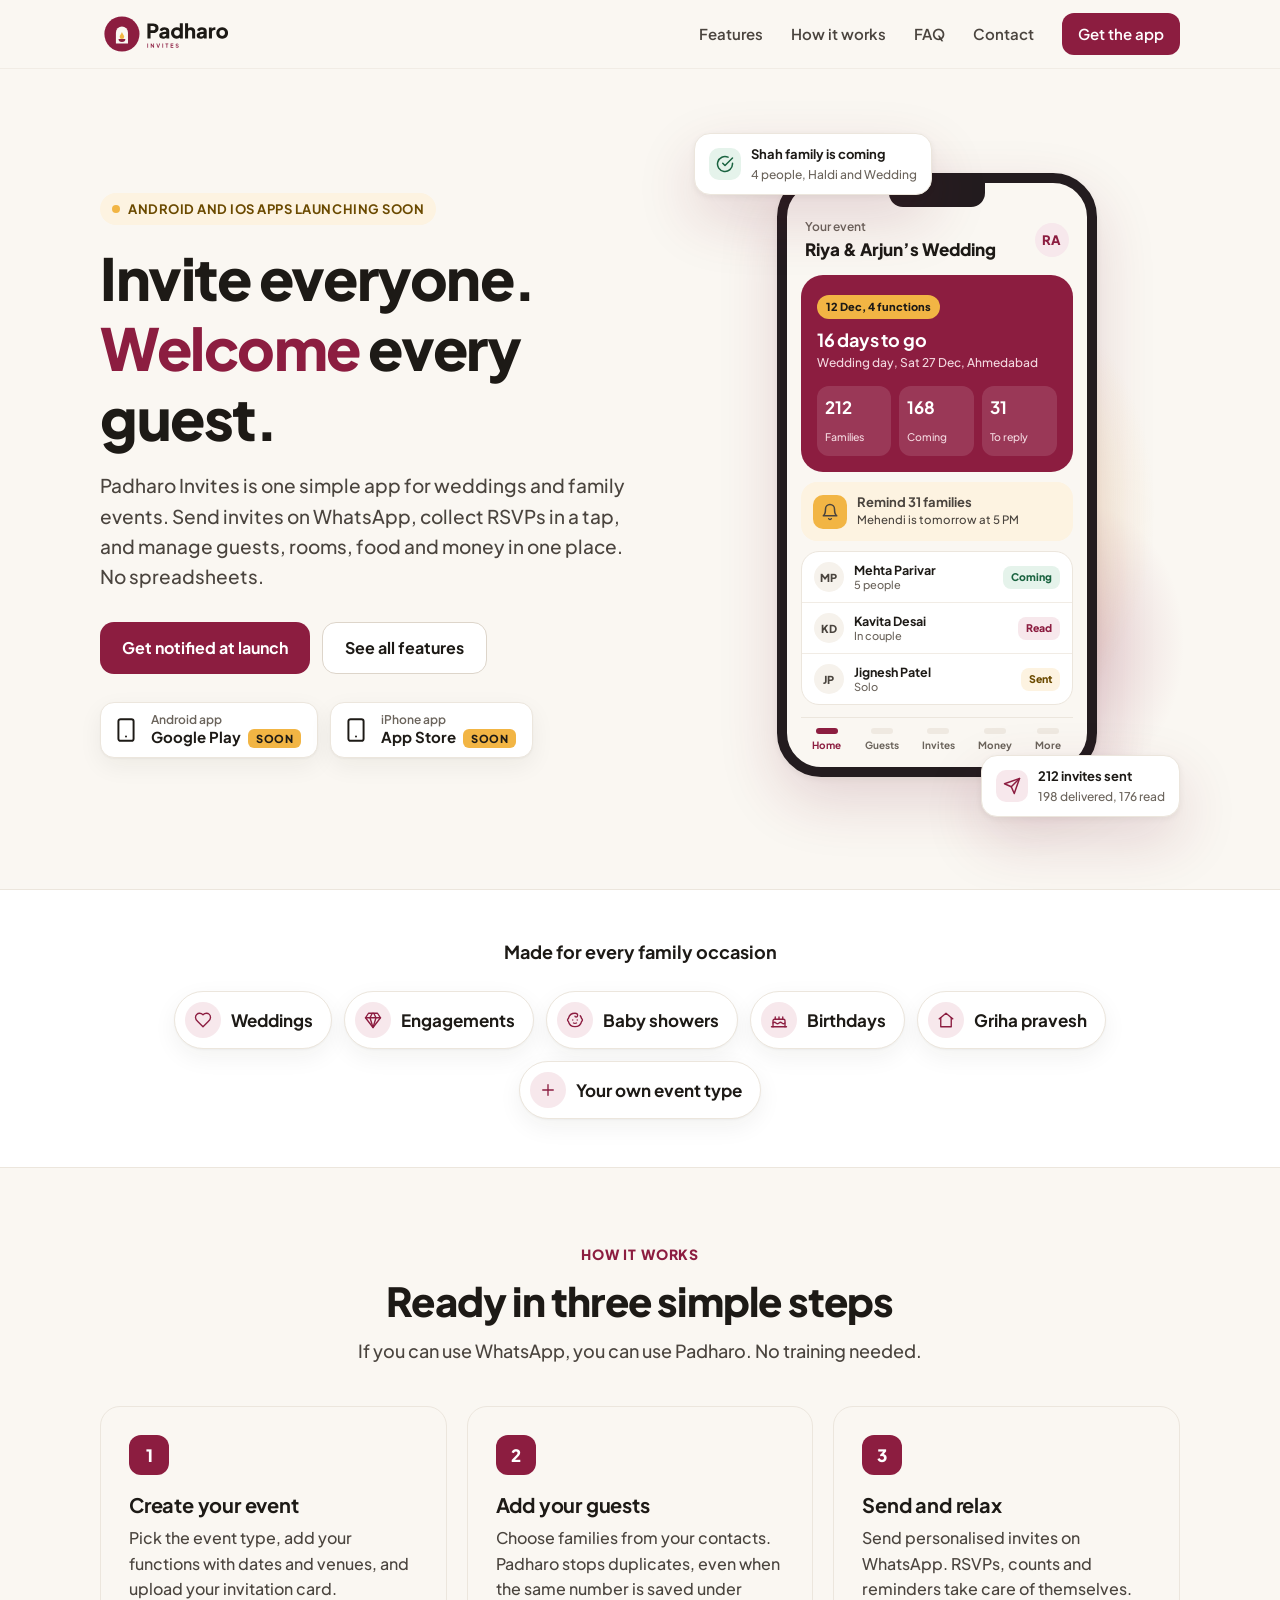
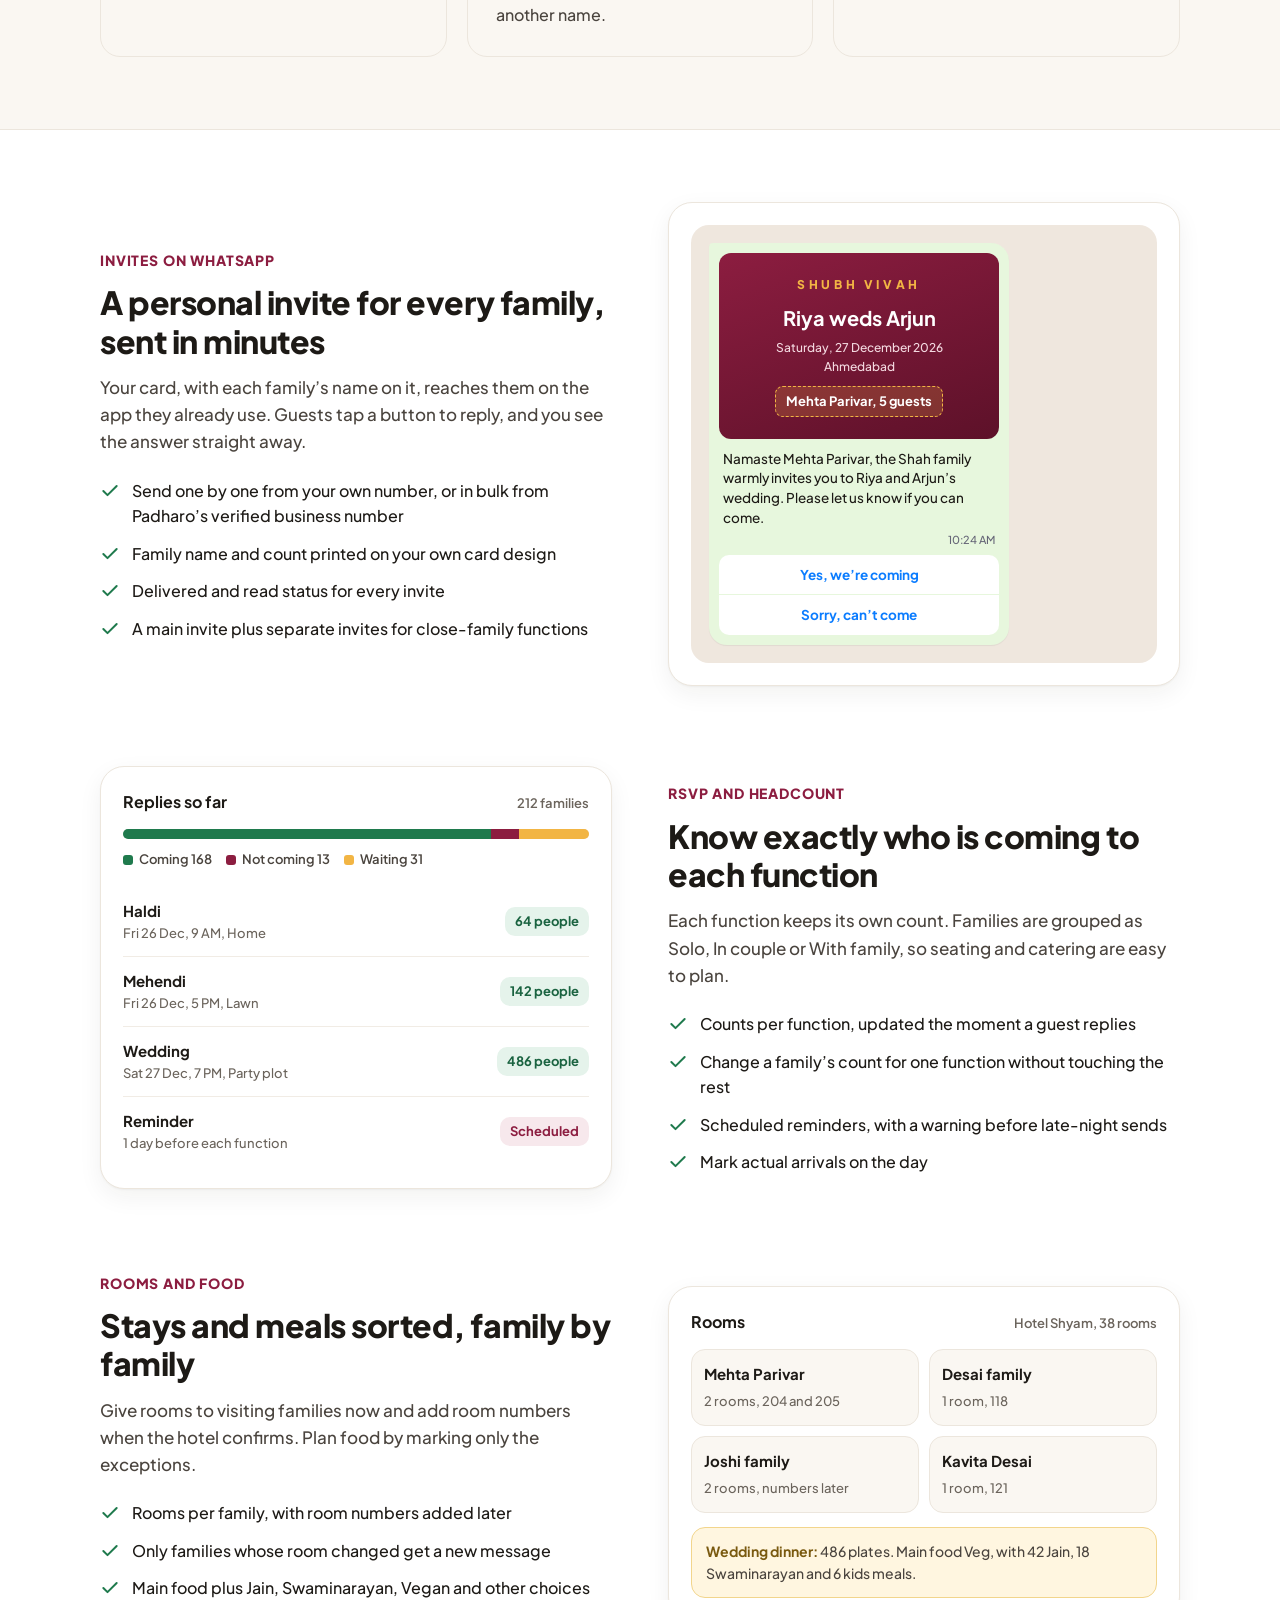
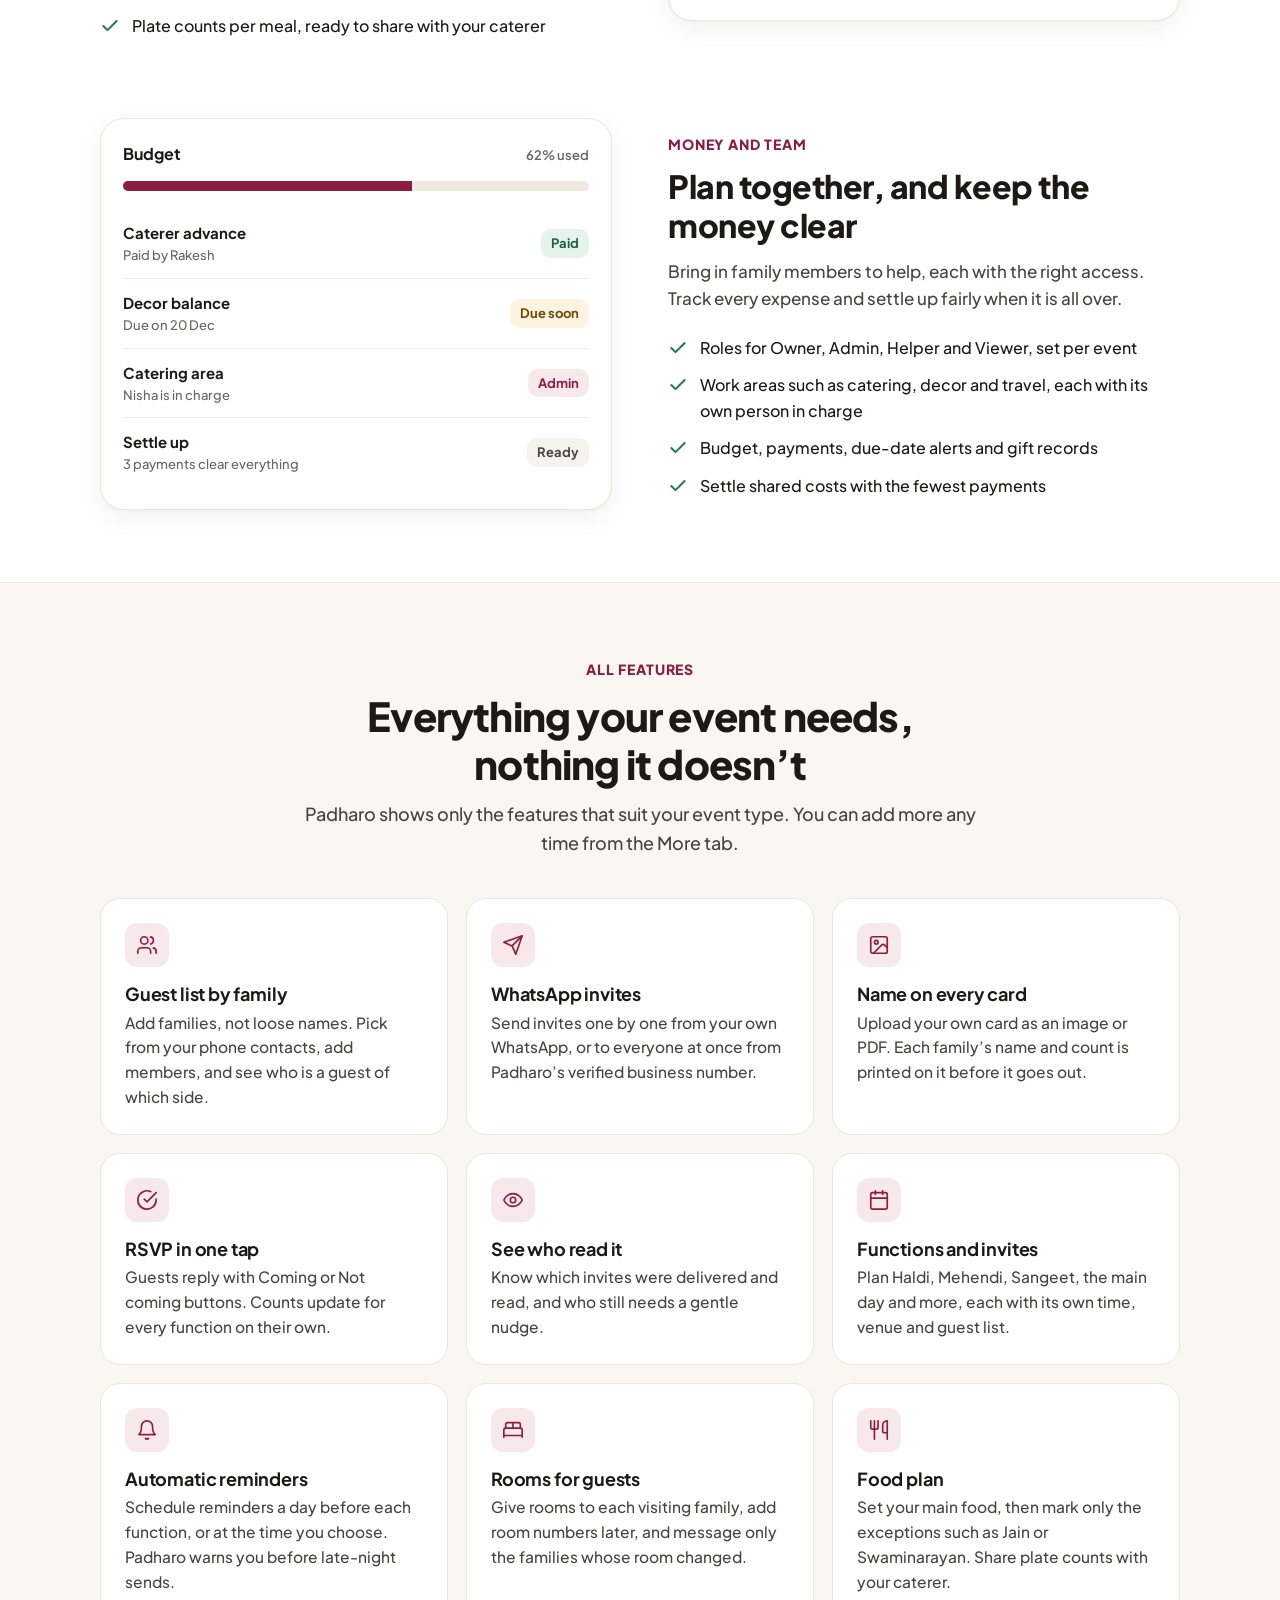
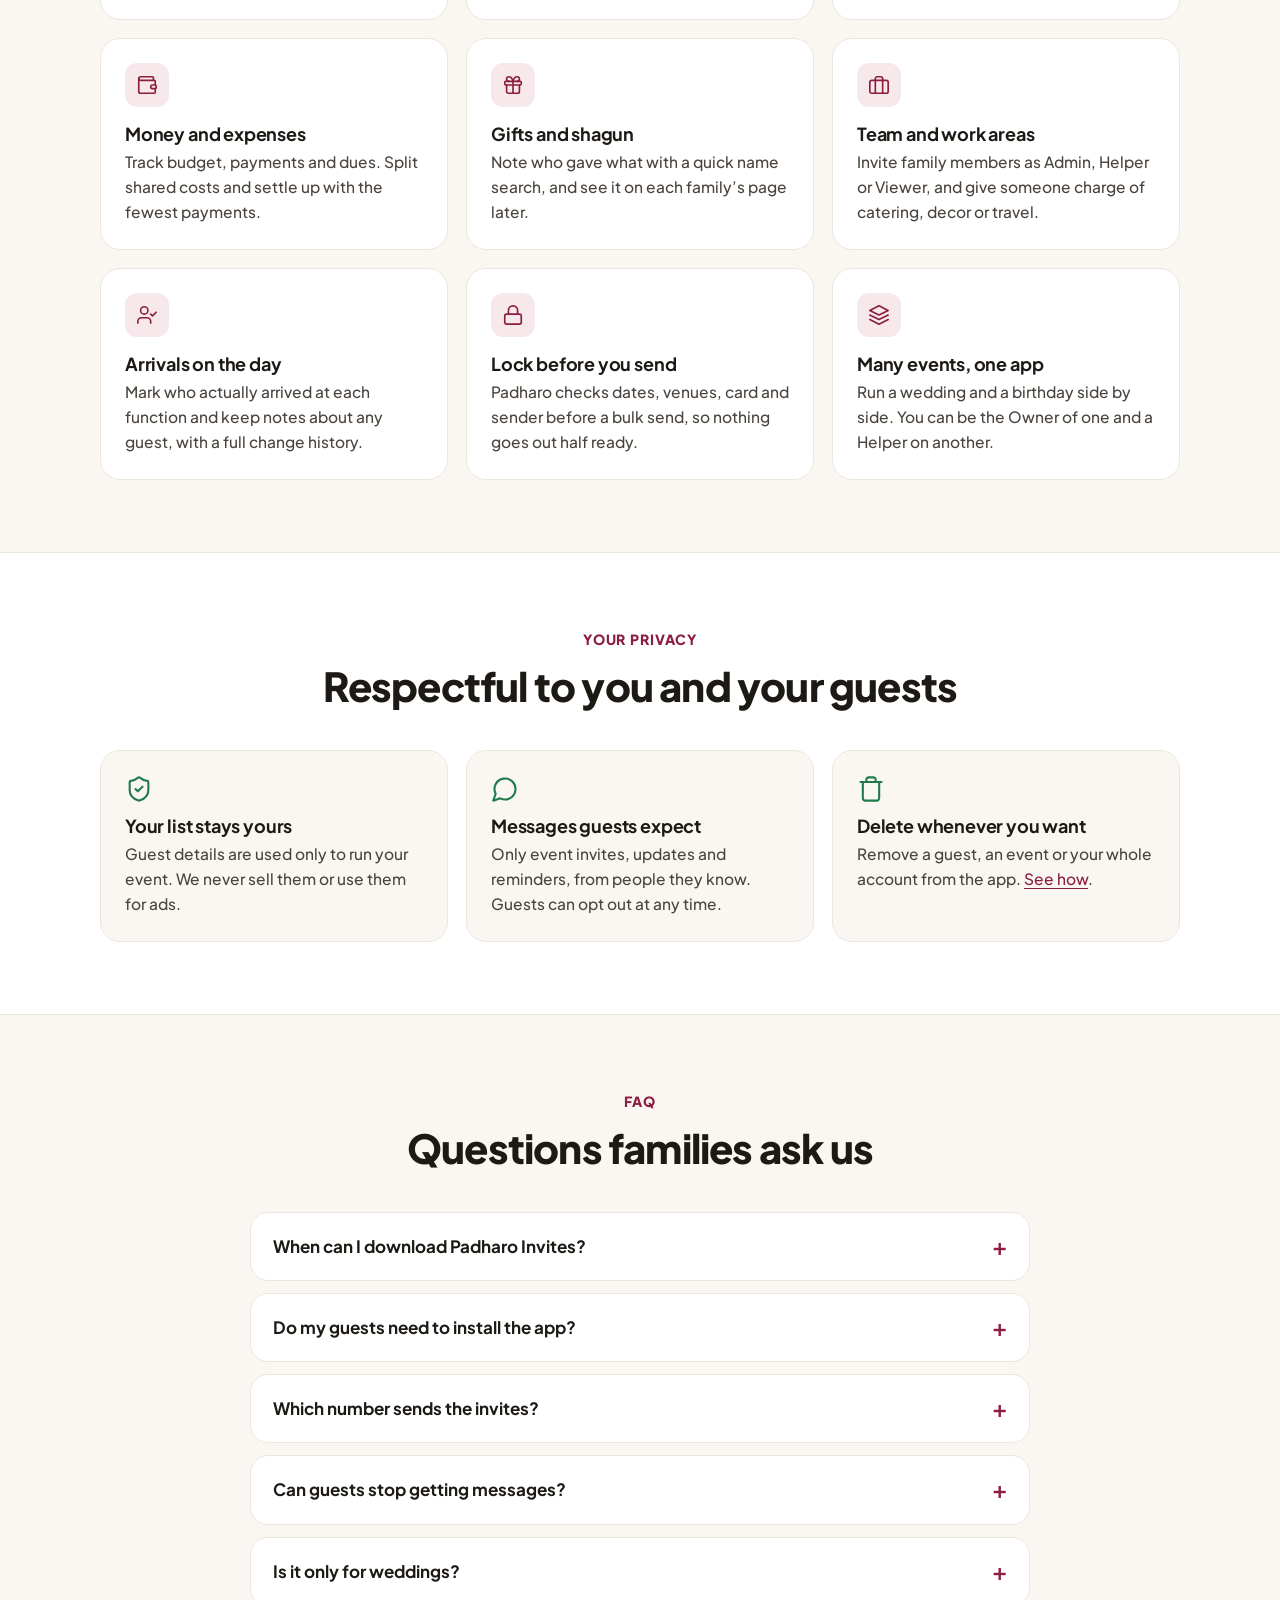
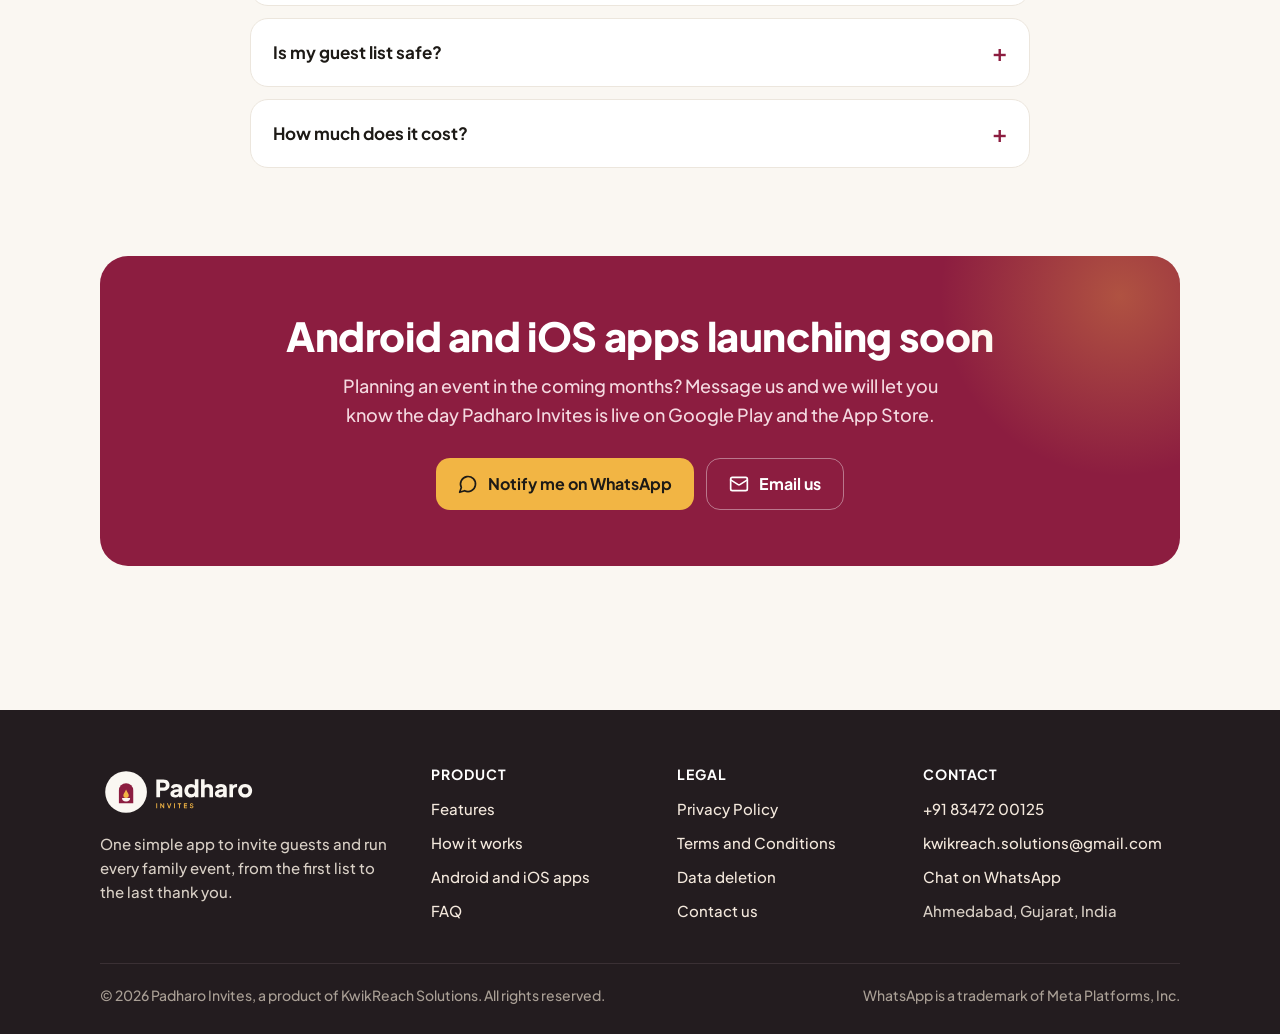
<file: index.html>
<!doctype html>
<html lang="en-IN">
<head>
<meta charset="utf-8">
<meta name="viewport" content="width=device-width, initial-scale=1">
<title>Padharo Invites | WhatsApp invites and event planning app</title>
<meta name="description" content="Send wedding and family event invites on WhatsApp, collect RSVPs in a tap, and manage guests, rooms, food and money in one simple app. Android and iOS launching soon.">
<link rel="canonical" href="https://padharoinvites.in/">
<meta name="theme-color" content="#8C1D40">
<meta property="og:type" content="website">
<meta property="og:site_name" content="Padharo Invites">
<meta property="og:title" content="Padharo Invites | WhatsApp invites and event planning app">
<meta property="og:description" content="Send wedding and family event invites on WhatsApp, collect RSVPs in a tap, and manage guests, rooms, food and money in one simple app. Android and iOS launching soon.">
<meta property="og:url" content="https://padharoinvites.in/">
<meta property="og:image" content="https://padharoinvites.in/assets/padharo-invites-instagram-1080.png">
<link rel="icon" href="/assets/favicon-32.png" sizes="32x32" type="image/png">
<link rel="icon" href="/assets/favicon-192.png" sizes="192x192" type="image/png">
<link rel="apple-touch-icon" href="/assets/apple-touch-icon-180.png">
<link rel="preload" href="/assets/fonts/plus-jakarta-sans-latin.woff2" as="font" type="font/woff2" crossorigin>
<link rel="stylesheet" href="/assets/site.css">
<script type="application/ld+json">{"@context": "https://schema.org", "@graph": [{"@type": "Organization", "name": "Padharo Invites", "url": "https://padharoinvites.in", "logo": "https://padharoinvites.in/assets/favicon-192.png", "parentOrganization": {"@type": "Organization", "name": "KwikReach Solutions"}, "email": "kwikreach.solutions@gmail.com", "telephone": "+918347200125", "address": {"@type": "PostalAddress", "addressLocality": "Ahmedabad", "addressRegion": "Gujarat", "postalCode": "380015", "addressCountry": "IN"}}, {"@type": "SoftwareApplication", "name": "Padharo Invites", "operatingSystem": "Android, iOS", "applicationCategory": "LifestyleApplication", "description": "Send event invites on WhatsApp, collect RSVPs and manage guests, rooms, food and money for weddings and family events."}]}</script>
</head>
<body>
<a class="skip" href="#main">Skip to content</a>
<header class="site-header">
  <div class="wrap">
    <a class="brand-link" href="/" aria-label="Padharo Invites home"><img src="/assets/lockup.svg" alt="Padharo Invites" width="133" height="44"></a>
    <button class="menu-btn" aria-label="Open menu" aria-expanded="false" aria-controls="nav"><svg width="22" height="22" viewBox="0 0 24 24" fill="none" stroke="currentColor" stroke-width="1.8" stroke-linecap="round" stroke-linejoin="round" aria-hidden="true"><line x1="4" x2="20" y1="12" y2="12"/><line x1="4" x2="20" y1="6" y2="6"/><line x1="4" x2="20" y1="18" y2="18"/></svg></button>
    <nav class="nav" id="nav" aria-label="Main"><a href="/#features">Features</a><a href="/#how">How it works</a><a href="/#faq">FAQ</a><a href="/contact/">Contact</a><a class="btn btn-sm" href="/#apps">Get the app</a></nav>
  </div>
</header>
<main id="main">

<section class="hero">
  <div class="wrap">
    <div>
      <span class="eyebrow"><span class="dot"></span>Android and iOS apps launching soon</span>
      <h1>Invite everyone. <em>Welcome</em> every guest.</h1>
      <p class="lead">Padharo Invites is one simple app for weddings and family events. Send invites on WhatsApp, collect RSVPs in a tap, and manage guests, rooms, food and money in one place. No spreadsheets.</p>
      <div class="hero-actions">
        <a class="btn" href="#apps">Get notified at launch</a>
        <a class="btn btn-ghost" href="#features">See all features</a>
      </div>
      <div class="store-row" aria-label="App availability">
        <span class="store"><svg width="26" height="26" viewBox="0 0 24 24" fill="none" stroke="currentColor" stroke-width="1.8" stroke-linecap="round" stroke-linejoin="round" aria-hidden="true"><rect width="14" height="20" x="5" y="2" rx="2" ry="2"/><path d="M12 18h.01"/></svg><span><small>Android app</small><b>Google Play <span class="soon">Soon</span></b></span></span>
        <span class="store"><svg width="26" height="26" viewBox="0 0 24 24" fill="none" stroke="currentColor" stroke-width="1.8" stroke-linecap="round" stroke-linejoin="round" aria-hidden="true"><rect width="14" height="20" x="5" y="2" rx="2" ry="2"/><path d="M12 18h.01"/></svg><span><small>iPhone app</small><b>App Store <span class="soon">Soon</span></b></span></span>
      </div>
    </div>
    <div class="phone-stage" aria-hidden="true">
      <div class="float-card fc-1"><span class="ic" style="background:var(--success-tint);color:var(--success-ink)"><svg width="18" height="18" viewBox="0 0 24 24" fill="none" stroke="currentColor" stroke-width="2" stroke-linecap="round" stroke-linejoin="round" aria-hidden="true"><path d="M22 11.08V12a10 10 0 1 1-5.93-9.14"/><path d="m9 11 3 3L22 4"/></svg></span><span>Shah family is coming<small>4 people, Haldi and Wedding</small></span></div>
      <div class="phone">
        <div class="notch"></div>
        <div class="p-top"><div><div class="t">Your event</div><div class="n">Riya &amp; Arjun’s Wedding</div></div><div class="p-avatar">RA</div></div>
        <div class="p-hero">
          <span class="pill">12 Dec, 4 functions</span>
          <h4>16 days to go</h4>
          <p>Wedding day, Sat 27 Dec, Ahmedabad</p>
          <div class="p-stats"><div><b>212</b><span>Families</span></div><div><b>168</b><span>Coming</span></div><div><b>31</b><span>To reply</span></div></div>
        </div>
        <div class="p-next"><span class="ic"><svg width="18" height="18" viewBox="0 0 24 24" fill="none" stroke="currentColor" stroke-width="2" stroke-linecap="round" stroke-linejoin="round" aria-hidden="true"><path d="M6 8a6 6 0 0 1 12 0c0 7 3 9 3 9H3s3-2 3-9"/><path d="M10.3 21a1.94 1.94 0 0 0 3.4 0"/></svg></span><span><b>Remind 31 families</b><span>Mehendi is tomorrow at 5 PM</span></span></div>
        <div class="p-list">
          <div class="p-row"><span class="av">MP</span><span class="nm">Mehta Parivar<small>5 people</small></span><span class="tag tag-yes">Coming</span></div>
          <div class="p-row"><span class="av">KD</span><span class="nm">Kavita Desai<small>In couple</small></span><span class="tag tag-read">Read</span></div>
          <div class="p-row"><span class="av">JP</span><span class="nm">Jignesh Patel<small>Solo</small></span><span class="tag tag-wait">Sent</span></div>
        </div>
        <div class="p-tabs"><span class="on"><i></i>Home</span><span><i></i>Guests</span><span><i></i>Invites</span><span><i></i>Money</span><span><i></i>More</span></div>
      </div>
      <div class="float-card fc-2"><span class="ic" style="background:var(--brand-tint);color:var(--brand)"><svg width="18" height="18" viewBox="0 0 24 24" fill="none" stroke="currentColor" stroke-width="2" stroke-linecap="round" stroke-linejoin="round" aria-hidden="true"><path d="m22 2-7 20-4-9-9-4Z"/><path d="M22 2 11 13"/></svg></span><span>212 invites sent<small>198 delivered, 176 read</small></span></div>
    </div>
  </div>
</section>

<section class="band" style="padding:48px 0">
  <div class="wrap">
    <div class="section-head center" style="margin-bottom:24px"><p style="font-weight:700;color:var(--ink)">Made for every family occasion</p></div>
    <div class="types"><span class="type"><span class="ic"><svg width="18" height="18" viewBox="0 0 24 24" fill="none" stroke="currentColor" stroke-width="1.8" stroke-linecap="round" stroke-linejoin="round" aria-hidden="true"><path d="M19 14c1.49-1.46 3-3.21 3-5.5A5.5 5.5 0 0 0 16.5 3c-1.76 0-3 .5-4.5 2-1.5-1.5-2.74-2-4.5-2A5.5 5.5 0 0 0 2 8.5c0 2.3 1.5 4.05 3 5.5l7 7Z"/></svg></span>Weddings</span><span class="type"><span class="ic"><svg width="18" height="18" viewBox="0 0 24 24" fill="none" stroke="currentColor" stroke-width="1.8" stroke-linecap="round" stroke-linejoin="round" aria-hidden="true"><path d="M6 3h12l4 6-10 13L2 9Z"/><path d="M11 3 8 9l4 13 4-13-3-6"/><path d="M2 9h20"/></svg></span>Engagements</span><span class="type"><span class="ic"><svg width="18" height="18" viewBox="0 0 24 24" fill="none" stroke="currentColor" stroke-width="1.8" stroke-linecap="round" stroke-linejoin="round" aria-hidden="true"><path d="M9 12h.01"/><path d="M15 12h.01"/><path d="M10 16c.5.3 1.2.5 2 .5s1.5-.2 2-.5"/><path d="M19 6.3a9 9 0 0 1 1.8 3.9 2 2 0 0 1 0 3.6 9 9 0 0 1-17.6 0 2 2 0 0 1 0-3.6A9 9 0 0 1 12 3c2 0 3.5 1.1 3.5 2.5s-.9 2.5-2 2.5c-.8 0-1.5-.4-1.5-1"/></svg></span>Baby showers</span><span class="type"><span class="ic"><svg width="18" height="18" viewBox="0 0 24 24" fill="none" stroke="currentColor" stroke-width="1.8" stroke-linecap="round" stroke-linejoin="round" aria-hidden="true"><path d="M20 21v-8a2 2 0 0 0-2-2H6a2 2 0 0 0-2 2v8"/><path d="M4 16s.5-1 2-1 2.5 2 4 2 2.5-2 4-2 2.5 2 4 2 2-1 2-1"/><path d="M2 21h20"/><path d="M7 8v3"/><path d="M12 8v3"/><path d="M17 8v3"/></svg></span>Birthdays</span><span class="type"><span class="ic"><svg width="18" height="18" viewBox="0 0 24 24" fill="none" stroke="currentColor" stroke-width="1.8" stroke-linecap="round" stroke-linejoin="round" aria-hidden="true"><path d="M3 10.5 12 3l9 7.5"/><path d="M5 9v12h14V9"/></svg></span>Griha pravesh</span><span class="type"><span class="ic"><svg width="18" height="18" viewBox="0 0 24 24" fill="none" stroke="currentColor" stroke-width="1.8" stroke-linecap="round" stroke-linejoin="round" aria-hidden="true"><path d="M5 12h14"/><path d="M12 5v14"/></svg></span>Your own event type</span></div>
  </div>
</section>

<section id="how">
  <div class="wrap">
    <div class="section-head center">
      <span class="kicker">How it works</span>
      <h2>Ready in three simple steps</h2>
      <p>If you can use WhatsApp, you can use Padharo. No training needed.</p>
    </div>
    <div class="steps">
      <div class="step"><div class="num">1</div><h3>Create your event</h3><p>Pick the event type, add your functions with dates and venues, and upload your invitation card.</p></div>
      <div class="step"><div class="num">2</div><h3>Add your guests</h3><p>Choose families from your contacts. Padharo stops duplicates, even when the same number is saved under another name.</p></div>
      <div class="step"><div class="num">3</div><h3>Send and relax</h3><p>Send personalised invites on WhatsApp. RSVPs, counts and reminders take care of themselves.</p></div>
    </div>
  </div>
</section>

<section class="band" id="features">
  <div class="wrap">
    <div class="spot">
      <div>
        <span class="kicker">Invites on WhatsApp</span>
        <h3>A personal invite for every family, sent in minutes</h3>
        <p>Your card, with each family’s name on it, reaches them on the app they already use. Guests tap a button to reply, and you see the answer straight away.</p>
        <ul class="ticks">
          <li><svg width="20" height="20" viewBox="0 0 24 24" fill="none" stroke="currentColor" stroke-width="2.4" stroke-linecap="round" stroke-linejoin="round" aria-hidden="true"><path d="M20 6 9 17l-5-5"/></svg><span>Send one by one from your own number, or in bulk from Padharo’s verified business number</span></li>
          <li><svg width="20" height="20" viewBox="0 0 24 24" fill="none" stroke="currentColor" stroke-width="2.4" stroke-linecap="round" stroke-linejoin="round" aria-hidden="true"><path d="M20 6 9 17l-5-5"/></svg><span>Family name and count printed on your own card design</span></li>
          <li><svg width="20" height="20" viewBox="0 0 24 24" fill="none" stroke="currentColor" stroke-width="2.4" stroke-linecap="round" stroke-linejoin="round" aria-hidden="true"><path d="M20 6 9 17l-5-5"/></svg><span>Delivered and read status for every invite</span></li>
          <li><svg width="20" height="20" viewBox="0 0 24 24" fill="none" stroke="currentColor" stroke-width="2.4" stroke-linecap="round" stroke-linejoin="round" aria-hidden="true"><path d="M20 6 9 17l-5-5"/></svg><span>A main invite plus separate invites for close-family functions</span></li>
        </ul>
      </div>
      <div class="spot-media" aria-hidden="true">
        <div class="wa-wall">
          <div class="wa-bubble">
            <div class="wa-card"><div class="ornament">SHUBH VIVAH</div><h5>Riya weds Arjun</h5><p>Saturday, 27 December 2026<br>Ahmedabad</p><span class="guest">Mehta Parivar, 5 guests</span></div>
            <div class="wa-text">Namaste Mehta Parivar, the Shah family warmly invites you to Riya and Arjun’s wedding. Please let us know if you can come.</div>
            <div class="wa-meta">10:24 AM</div>
            <div class="wa-btns"><span>Yes, we’re coming</span><span>Sorry, can’t come</span></div>
          </div>
        </div>
      </div>
    </div>

    <div class="spot flip">
      <div>
        <span class="kicker">RSVP and headcount</span>
        <h3>Know exactly who is coming to each function</h3>
        <p>Each function keeps its own count. Families are grouped as Solo, In couple or With family, so seating and catering are easy to plan.</p>
        <ul class="ticks">
          <li><svg width="20" height="20" viewBox="0 0 24 24" fill="none" stroke="currentColor" stroke-width="2.4" stroke-linecap="round" stroke-linejoin="round" aria-hidden="true"><path d="M20 6 9 17l-5-5"/></svg><span>Counts per function, updated the moment a guest replies</span></li>
          <li><svg width="20" height="20" viewBox="0 0 24 24" fill="none" stroke="currentColor" stroke-width="2.4" stroke-linecap="round" stroke-linejoin="round" aria-hidden="true"><path d="M20 6 9 17l-5-5"/></svg><span>Change a family’s count for one function without touching the rest</span></li>
          <li><svg width="20" height="20" viewBox="0 0 24 24" fill="none" stroke="currentColor" stroke-width="2.4" stroke-linecap="round" stroke-linejoin="round" aria-hidden="true"><path d="M20 6 9 17l-5-5"/></svg><span>Scheduled reminders, with a warning before late-night sends</span></li>
          <li><svg width="20" height="20" viewBox="0 0 24 24" fill="none" stroke="currentColor" stroke-width="2.4" stroke-linecap="round" stroke-linejoin="round" aria-hidden="true"><path d="M20 6 9 17l-5-5"/></svg><span>Mark actual arrivals on the day</span></li>
        </ul>
      </div>
      <div class="spot-media" aria-hidden="true">
        <div class="mini-head"><b>Replies so far</b><span>212 families</span></div>
        <div class="bar"><i style="width:79%;background:var(--success)"></i><i style="width:6%;background:var(--brand)"></i><i style="width:15%;background:var(--marigold)"></i></div>
        <div class="legend"><span style="--c:var(--success)">Coming 168</span><span style="--c:var(--brand)">Not coming 13</span><span style="--c:var(--marigold)">Waiting 31</span></div>
        <div style="margin-top:18px">
          <div class="fn-row"><span><b>Haldi</b><small>Fri 26 Dec, 9 AM, Home</small></span><span class="chip chip-ok">64 people</span></div>
          <div class="fn-row"><span><b>Mehendi</b><small>Fri 26 Dec, 5 PM, Lawn</small></span><span class="chip chip-ok">142 people</span></div>
          <div class="fn-row"><span><b>Wedding</b><small>Sat 27 Dec, 7 PM, Party plot</small></span><span class="chip chip-ok">486 people</span></div>
          <div class="fn-row"><span><b>Reminder</b><small>1 day before each function</small></span><span class="chip chip-brand">Scheduled</span></div>
        </div>
      </div>
    </div>

    <div class="spot">
      <div>
        <span class="kicker">Rooms and food</span>
        <h3>Stays and meals sorted, family by family</h3>
        <p>Give rooms to visiting families now and add room numbers when the hotel confirms. Plan food by marking only the exceptions.</p>
        <ul class="ticks">
          <li><svg width="20" height="20" viewBox="0 0 24 24" fill="none" stroke="currentColor" stroke-width="2.4" stroke-linecap="round" stroke-linejoin="round" aria-hidden="true"><path d="M20 6 9 17l-5-5"/></svg><span>Rooms per family, with room numbers added later</span></li>
          <li><svg width="20" height="20" viewBox="0 0 24 24" fill="none" stroke="currentColor" stroke-width="2.4" stroke-linecap="round" stroke-linejoin="round" aria-hidden="true"><path d="M20 6 9 17l-5-5"/></svg><span>Only families whose room changed get a new message</span></li>
          <li><svg width="20" height="20" viewBox="0 0 24 24" fill="none" stroke="currentColor" stroke-width="2.4" stroke-linecap="round" stroke-linejoin="round" aria-hidden="true"><path d="M20 6 9 17l-5-5"/></svg><span>Main food plus Jain, Swaminarayan, Vegan and other choices</span></li>
          <li><svg width="20" height="20" viewBox="0 0 24 24" fill="none" stroke="currentColor" stroke-width="2.4" stroke-linecap="round" stroke-linejoin="round" aria-hidden="true"><path d="M20 6 9 17l-5-5"/></svg><span>Plate counts per meal, ready to share with your caterer</span></li>
        </ul>
      </div>
      <div class="spot-media" aria-hidden="true">
        <div class="mini-head"><b>Rooms</b><span>Hotel Shyam, 38 rooms</span></div>
        <div class="room-grid">
          <div class="room"><b>Mehta Parivar</b><span>2 rooms, 204 and 205</span></div>
          <div class="room"><b>Desai family</b><span>1 room, 118</span></div>
          <div class="room"><b>Joshi family</b><span>2 rooms, numbers later</span></div>
          <div class="room"><b>Kavita Desai</b><span>1 room, 121</span></div>
        </div>
        <div class="note-box"><b>Wedding dinner:</b> 486 plates. Main food Veg, with 42 Jain, 18 Swaminarayan and 6 kids meals.</div>
      </div>
    </div>

    <div class="spot flip">
      <div>
        <span class="kicker">Money and team</span>
        <h3>Plan together, and keep the money clear</h3>
        <p>Bring in family members to help, each with the right access. Track every expense and settle up fairly when it is all over.</p>
        <ul class="ticks">
          <li><svg width="20" height="20" viewBox="0 0 24 24" fill="none" stroke="currentColor" stroke-width="2.4" stroke-linecap="round" stroke-linejoin="round" aria-hidden="true"><path d="M20 6 9 17l-5-5"/></svg><span>Roles for Owner, Admin, Helper and Viewer, set per event</span></li>
          <li><svg width="20" height="20" viewBox="0 0 24 24" fill="none" stroke="currentColor" stroke-width="2.4" stroke-linecap="round" stroke-linejoin="round" aria-hidden="true"><path d="M20 6 9 17l-5-5"/></svg><span>Work areas such as catering, decor and travel, each with its own person in charge</span></li>
          <li><svg width="20" height="20" viewBox="0 0 24 24" fill="none" stroke="currentColor" stroke-width="2.4" stroke-linecap="round" stroke-linejoin="round" aria-hidden="true"><path d="M20 6 9 17l-5-5"/></svg><span>Budget, payments, due-date alerts and gift records</span></li>
          <li><svg width="20" height="20" viewBox="0 0 24 24" fill="none" stroke="currentColor" stroke-width="2.4" stroke-linecap="round" stroke-linejoin="round" aria-hidden="true"><path d="M20 6 9 17l-5-5"/></svg><span>Settle shared costs with the fewest payments</span></li>
        </ul>
      </div>
      <div class="spot-media" aria-hidden="true">
        <div class="mini-head"><b>Budget</b><span>62% used</span></div>
        <div class="bar"><i style="width:62%;background:var(--brand)"></i></div>
        <div style="margin-top:18px">
          <div class="fn-row"><span><b>Caterer advance</b><small>Paid by Rakesh</small></span><span class="chip chip-ok">Paid</span></div>
          <div class="fn-row"><span><b>Decor balance</b><small>Due on 20 Dec</small></span><span class="chip chip-wait">Due soon</span></div>
          <div class="fn-row"><span><b>Catering area</b><small>Nisha is in charge</small></span><span class="chip chip-brand">Admin</span></div>
          <div class="fn-row"><span><b>Settle up</b><small>3 payments clear everything</small></span><span class="chip">Ready</span></div>
        </div>
      </div>
    </div>
  </div>
</section>

<section>
  <div class="wrap">
    <div class="section-head center">
      <span class="kicker">All features</span>
      <h2>Everything your event needs, nothing it doesn’t</h2>
      <p>Padharo shows only the features that suit your event type. You can add more any time from the More tab.</p>
    </div>
    <div class="grid"><article class="feat"><div class="ic"><svg width="22" height="22" viewBox="0 0 24 24" fill="none" stroke="currentColor" stroke-width="1.8" stroke-linecap="round" stroke-linejoin="round" aria-hidden="true"><path d="M16 21v-2a4 4 0 0 0-4-4H6a4 4 0 0 0-4 4v2"/><circle cx="9" cy="7" r="4"/><path d="M22 21v-2a4 4 0 0 0-3-3.87"/><path d="M16 3.13a4 4 0 0 1 0 7.75"/></svg></div><h3>Guest list by family</h3><p>Add families, not loose names. Pick from your phone contacts, add members, and see who is a guest of which side.</p></article><article class="feat"><div class="ic"><svg width="22" height="22" viewBox="0 0 24 24" fill="none" stroke="currentColor" stroke-width="1.8" stroke-linecap="round" stroke-linejoin="round" aria-hidden="true"><path d="m22 2-7 20-4-9-9-4Z"/><path d="M22 2 11 13"/></svg></div><h3>WhatsApp invites</h3><p>Send invites one by one from your own WhatsApp, or to everyone at once from Padharo’s verified business number.</p></article><article class="feat"><div class="ic"><svg width="22" height="22" viewBox="0 0 24 24" fill="none" stroke="currentColor" stroke-width="1.8" stroke-linecap="round" stroke-linejoin="round" aria-hidden="true"><rect width="18" height="18" x="3" y="3" rx="2"/><circle cx="9" cy="9" r="2"/><path d="m21 15-3.09-3.09a2 2 0 0 0-2.82 0L6 21"/></svg></div><h3>Name on every card</h3><p>Upload your own card as an image or PDF. Each family’s name and count is printed on it before it goes out.</p></article><article class="feat"><div class="ic"><svg width="22" height="22" viewBox="0 0 24 24" fill="none" stroke="currentColor" stroke-width="1.8" stroke-linecap="round" stroke-linejoin="round" aria-hidden="true"><path d="M22 11.08V12a10 10 0 1 1-5.93-9.14"/><path d="m9 11 3 3L22 4"/></svg></div><h3>RSVP in one tap</h3><p>Guests reply with Coming or Not coming buttons. Counts update for every function on their own.</p></article><article class="feat"><div class="ic"><svg width="22" height="22" viewBox="0 0 24 24" fill="none" stroke="currentColor" stroke-width="1.8" stroke-linecap="round" stroke-linejoin="round" aria-hidden="true"><path d="M2 12s3-7 10-7 10 7 10 7-3 7-10 7-10-7-10-7Z"/><circle cx="12" cy="12" r="3"/></svg></div><h3>See who read it</h3><p>Know which invites were delivered and read, and who still needs a gentle nudge.</p></article><article class="feat"><div class="ic"><svg width="22" height="22" viewBox="0 0 24 24" fill="none" stroke="currentColor" stroke-width="1.8" stroke-linecap="round" stroke-linejoin="round" aria-hidden="true"><rect width="18" height="18" x="3" y="4" rx="2"/><path d="M16 2v4"/><path d="M8 2v4"/><path d="M3 10h18"/></svg></div><h3>Functions and invites</h3><p>Plan Haldi, Mehendi, Sangeet, the main day and more, each with its own time, venue and guest list.</p></article><article class="feat"><div class="ic"><svg width="22" height="22" viewBox="0 0 24 24" fill="none" stroke="currentColor" stroke-width="1.8" stroke-linecap="round" stroke-linejoin="round" aria-hidden="true"><path d="M6 8a6 6 0 0 1 12 0c0 7 3 9 3 9H3s3-2 3-9"/><path d="M10.3 21a1.94 1.94 0 0 0 3.4 0"/></svg></div><h3>Automatic reminders</h3><p>Schedule reminders a day before each function, or at the time you choose. Padharo warns you before late-night sends.</p></article><article class="feat"><div class="ic"><svg width="22" height="22" viewBox="0 0 24 24" fill="none" stroke="currentColor" stroke-width="1.8" stroke-linecap="round" stroke-linejoin="round" aria-hidden="true"><path d="M2 20v-8a2 2 0 0 1 2-2h16a2 2 0 0 1 2 2v8"/><path d="M4 10V6a2 2 0 0 1 2-2h12a2 2 0 0 1 2 2v4"/><path d="M12 4v6"/><path d="M2 18h20"/></svg></div><h3>Rooms for guests</h3><p>Give rooms to each visiting family, add room numbers later, and message only the families whose room changed.</p></article><article class="feat"><div class="ic"><svg width="22" height="22" viewBox="0 0 24 24" fill="none" stroke="currentColor" stroke-width="1.8" stroke-linecap="round" stroke-linejoin="round" aria-hidden="true"><path d="M3 2v7c0 1.1.9 2 2 2h4a2 2 0 0 0 2-2V2"/><path d="M7 2v20"/><path d="M21 15V2a5 5 0 0 0-5 5v6c0 1.1.9 2 2 2h3Zm0 0v7"/></svg></div><h3>Food plan</h3><p>Set your main food, then mark only the exceptions such as Jain or Swaminarayan. Share plate counts with your caterer.</p></article><article class="feat"><div class="ic"><svg width="22" height="22" viewBox="0 0 24 24" fill="none" stroke="currentColor" stroke-width="1.8" stroke-linecap="round" stroke-linejoin="round" aria-hidden="true"><path d="M19 7V4a1 1 0 0 0-1-1H5a2 2 0 0 0 0 4h15a1 1 0 0 1 1 1v4h-3a2 2 0 0 0 0 4h3a1 1 0 0 0 1-1v-2a1 1 0 0 0-1-1"/><path d="M3 5v14a2 2 0 0 0 2 2h15a1 1 0 0 0 1-1v-4"/></svg></div><h3>Money and expenses</h3><p>Track budget, payments and dues. Split shared costs and settle up with the fewest payments.</p></article><article class="feat"><div class="ic"><svg width="22" height="22" viewBox="0 0 24 24" fill="none" stroke="currentColor" stroke-width="1.8" stroke-linecap="round" stroke-linejoin="round" aria-hidden="true"><rect x="3" y="8" width="18" height="4" rx="1"/><path d="M12 8v13"/><path d="M19 12v7a2 2 0 0 1-2 2H7a2 2 0 0 1-2-2v-7"/><path d="M7.5 8a2.5 2.5 0 0 1 0-5A4.8 8 0 0 1 12 8a4.8 8 0 0 1 4.5-5 2.5 2.5 0 0 1 0 5"/></svg></div><h3>Gifts and shagun</h3><p>Note who gave what with a quick name search, and see it on each family’s page later.</p></article><article class="feat"><div class="ic"><svg width="22" height="22" viewBox="0 0 24 24" fill="none" stroke="currentColor" stroke-width="1.8" stroke-linecap="round" stroke-linejoin="round" aria-hidden="true"><rect width="20" height="14" x="2" y="7" rx="2" ry="2"/><path d="M16 21V5a2 2 0 0 0-2-2h-4a2 2 0 0 0-2 2v16"/></svg></div><h3>Team and work areas</h3><p>Invite family members as Admin, Helper or Viewer, and give someone charge of catering, decor or travel.</p></article><article class="feat"><div class="ic"><svg width="22" height="22" viewBox="0 0 24 24" fill="none" stroke="currentColor" stroke-width="1.8" stroke-linecap="round" stroke-linejoin="round" aria-hidden="true"><path d="M16 21v-2a4 4 0 0 0-4-4H6a4 4 0 0 0-4 4v2"/><circle cx="9" cy="7" r="4"/><polyline points="16 11 18 13 22 9"/></svg></div><h3>Arrivals on the day</h3><p>Mark who actually arrived at each function and keep notes about any guest, with a full change history.</p></article><article class="feat"><div class="ic"><svg width="22" height="22" viewBox="0 0 24 24" fill="none" stroke="currentColor" stroke-width="1.8" stroke-linecap="round" stroke-linejoin="round" aria-hidden="true"><rect width="18" height="11" x="3" y="11" rx="2"/><path d="M7 11V7a5 5 0 0 1 10 0v4"/></svg></div><h3>Lock before you send</h3><p>Padharo checks dates, venues, card and sender before a bulk send, so nothing goes out half ready.</p></article><article class="feat"><div class="ic"><svg width="22" height="22" viewBox="0 0 24 24" fill="none" stroke="currentColor" stroke-width="1.8" stroke-linecap="round" stroke-linejoin="round" aria-hidden="true"><path d="m12 2 10 5-10 5L2 7z"/><path d="m2 17 10 5 10-5"/><path d="m2 12 10 5 10-5"/></svg></div><h3>Many events, one app</h3><p>Run a wedding and a birthday side by side. You can be the Owner of one and a Helper on another.</p></article></div>
  </div>
</section>

<section class="band">
  <div class="wrap">
    <div class="section-head center">
      <span class="kicker">Your privacy</span>
      <h2>Respectful to you and your guests</h2>
    </div>
    <div class="trust">
      <div><svg width="28" height="28" viewBox="0 0 24 24" fill="none" stroke="currentColor" stroke-width="1.8" stroke-linecap="round" stroke-linejoin="round" aria-hidden="true"><path d="M20 13c0 5-3.5 7.5-7.66 8.95a1 1 0 0 1-.67-.01C7.5 20.5 4 18 4 13V6a1 1 0 0 1 1-1c2 0 4.5-1.2 6.24-2.72a1.17 1.17 0 0 1 1.52 0C14.51 3.81 17 5 19 5a1 1 0 0 1 1 1z"/><path d="m9 12 2 2 4-4"/></svg><h3>Your list stays yours</h3><p>Guest details are used only to run your event. We never sell them or use them for ads.</p></div>
      <div><svg width="28" height="28" viewBox="0 0 24 24" fill="none" stroke="currentColor" stroke-width="1.8" stroke-linecap="round" stroke-linejoin="round" aria-hidden="true"><path d="M7.9 20A9 9 0 1 0 4 16.1L2 22Z"/></svg><h3>Messages guests expect</h3><p>Only event invites, updates and reminders, from people they know. Guests can opt out at any time.</p></div>
      <div><svg width="28" height="28" viewBox="0 0 24 24" fill="none" stroke="currentColor" stroke-width="1.8" stroke-linecap="round" stroke-linejoin="round" aria-hidden="true"><path d="M3 6h18"/><path d="M19 6v14c0 1-1 2-2 2H7c-1 0-2-1-2-2V6"/><path d="M8 6V4c0-1 1-2 2-2h4c1 0 2 1 2 2v2"/></svg><h3>Delete whenever you want</h3><p>Remove a guest, an event or your whole account from the app. <a href="/data-deletion/">See how</a>.</p></div>
    </div>
  </div>
</section>

<section id="faq">
  <div class="wrap">
    <div class="section-head center"><span class="kicker">FAQ</span><h2>Questions families ask us</h2></div>
    <div class="faq"><details><summary>When can I download Padharo Invites?</summary><p>The Android and iOS apps are launching soon on Google Play and the App Store. Message us on WhatsApp or email us and we will tell you the day they go live.</p></details><details><summary>Do my guests need to install the app?</summary><p>No. Guests get your invite on WhatsApp and reply with a tap. Only you and the family members who help you plan use the app.</p></details><details><summary>Which number sends the invites?</summary><p>You can send one by one from your own WhatsApp. For bulk sends, invites go from Padharo’s verified WhatsApp business number, and every message names you as the host.</p></details><details><summary>Can guests stop getting messages?</summary><p>Yes. Every invite and reminder lets the guest opt out, and Padharo stops all further messages to that number for your event.</p></details><details><summary>Is it only for weddings?</summary><p>No. Padharo works for engagements, baby showers, birthdays, griha pravesh and any event type you create yourself. Features follow your event type, so a birthday stays simple.</p></details><details><summary>Is my guest list safe?</summary><p>Your guest list is used only to run your event. We never sell it or use it for advertising. You can delete your event or your account whenever you want.</p></details><details><summary>How much does it cost?</summary><p>You can start free with a small guest list. Plans for bigger events will be shown clearly in the app before you pay anything, and you pay once per event, not every month.</p></details></div>
  </div>
</section>

<section id="apps" style="padding-top:16px">
  <div class="wrap">
    <div class="cta">
      <h2>Android and iOS apps launching soon</h2>
      <p>Planning an event in the coming months? Message us and we will let you know the day Padharo Invites is live on Google Play and the App Store.</p>
      <div class="row">
        <a class="btn" href="https://wa.me/918347200125?text=Hi%2C%20please%20notify%20me%20when%20Padharo%20Invites%20launches." rel="noopener"><svg width="20" height="20" viewBox="0 0 24 24" fill="none" stroke="currentColor" stroke-width="2" stroke-linecap="round" stroke-linejoin="round" aria-hidden="true"><path d="M7.9 20A9 9 0 1 0 4 16.1L2 22Z"/></svg>Notify me on WhatsApp</a>
        <a class="btn btn-line" href="mailto:kwikreach.solutions@gmail.com?subject=Notify%20me%20when%20Padharo%20Invites%20launches"><svg width="20" height="20" viewBox="0 0 24 24" fill="none" stroke="currentColor" stroke-width="2" stroke-linecap="round" stroke-linejoin="round" aria-hidden="true"><rect width="20" height="16" x="2" y="4" rx="2"/><path d="m22 7-8.97 5.7a1.94 1.94 0 0 1-2.06 0L2 7"/></svg>Email us</a>
      </div>
    </div>
  </div>
</section>

</main>
<footer class="site-footer">
  <div class="wrap">
    <div class="foot-grid">
      <div class="foot-brand">
        <img src="/assets/lockup-on-maroon.svg" alt="Padharo Invites" width="157" height="52">
        <p>One simple app to invite guests and run every family event, from the first list to the last thank you.</p>
      </div>
      <div>
        <h4>Product</h4>
        <ul>
          <li><a href="/#features">Features</a></li>
          <li><a href="/#how">How it works</a></li>
          <li><a href="/#apps">Android and iOS apps</a></li>
          <li><a href="/#faq">FAQ</a></li>
        </ul>
      </div>
      <div>
        <h4>Legal</h4>
        <ul>
          <li><a href="/privacy-policy/">Privacy Policy</a></li>
          <li><a href="/terms/">Terms and Conditions</a></li>
          <li><a href="/data-deletion/">Data deletion</a></li>
          <li><a href="/contact/">Contact us</a></li>
        </ul>
      </div>
      <div>
        <h4>Contact</h4>
        <ul>
          <li><a href="tel:+918347200125">+91 83472 00125</a></li>
          <li><a href="mailto:kwikreach.solutions@gmail.com">kwikreach.solutions@gmail.com</a></li>
          <li><a href="https://wa.me/918347200125" rel="noopener">Chat on WhatsApp</a></li>
          <li>Ahmedabad, Gujarat, India</li>
        </ul>
      </div>
    </div>
    <div class="foot-bottom">
      <span>&copy; 2026 Padharo Invites, a product of KwikReach Solutions. All rights reserved.</span>
      <span>WhatsApp is a trademark of Meta Platforms, Inc.</span>
    </div>
  </div>
</footer>
<script>
(function(){var b=document.querySelector('.menu-btn'),n=document.getElementById('nav');if(!b||!n)return;
b.addEventListener('click',function(){var o=n.classList.toggle('open');b.setAttribute('aria-expanded',o);b.setAttribute('aria-label',o?'Close menu':'Open menu');});
n.addEventListener('click',function(e){if(e.target.tagName==='A'){n.classList.remove('open');b.setAttribute('aria-expanded','false');}});})();
</script>
</body>
</html>
</file>
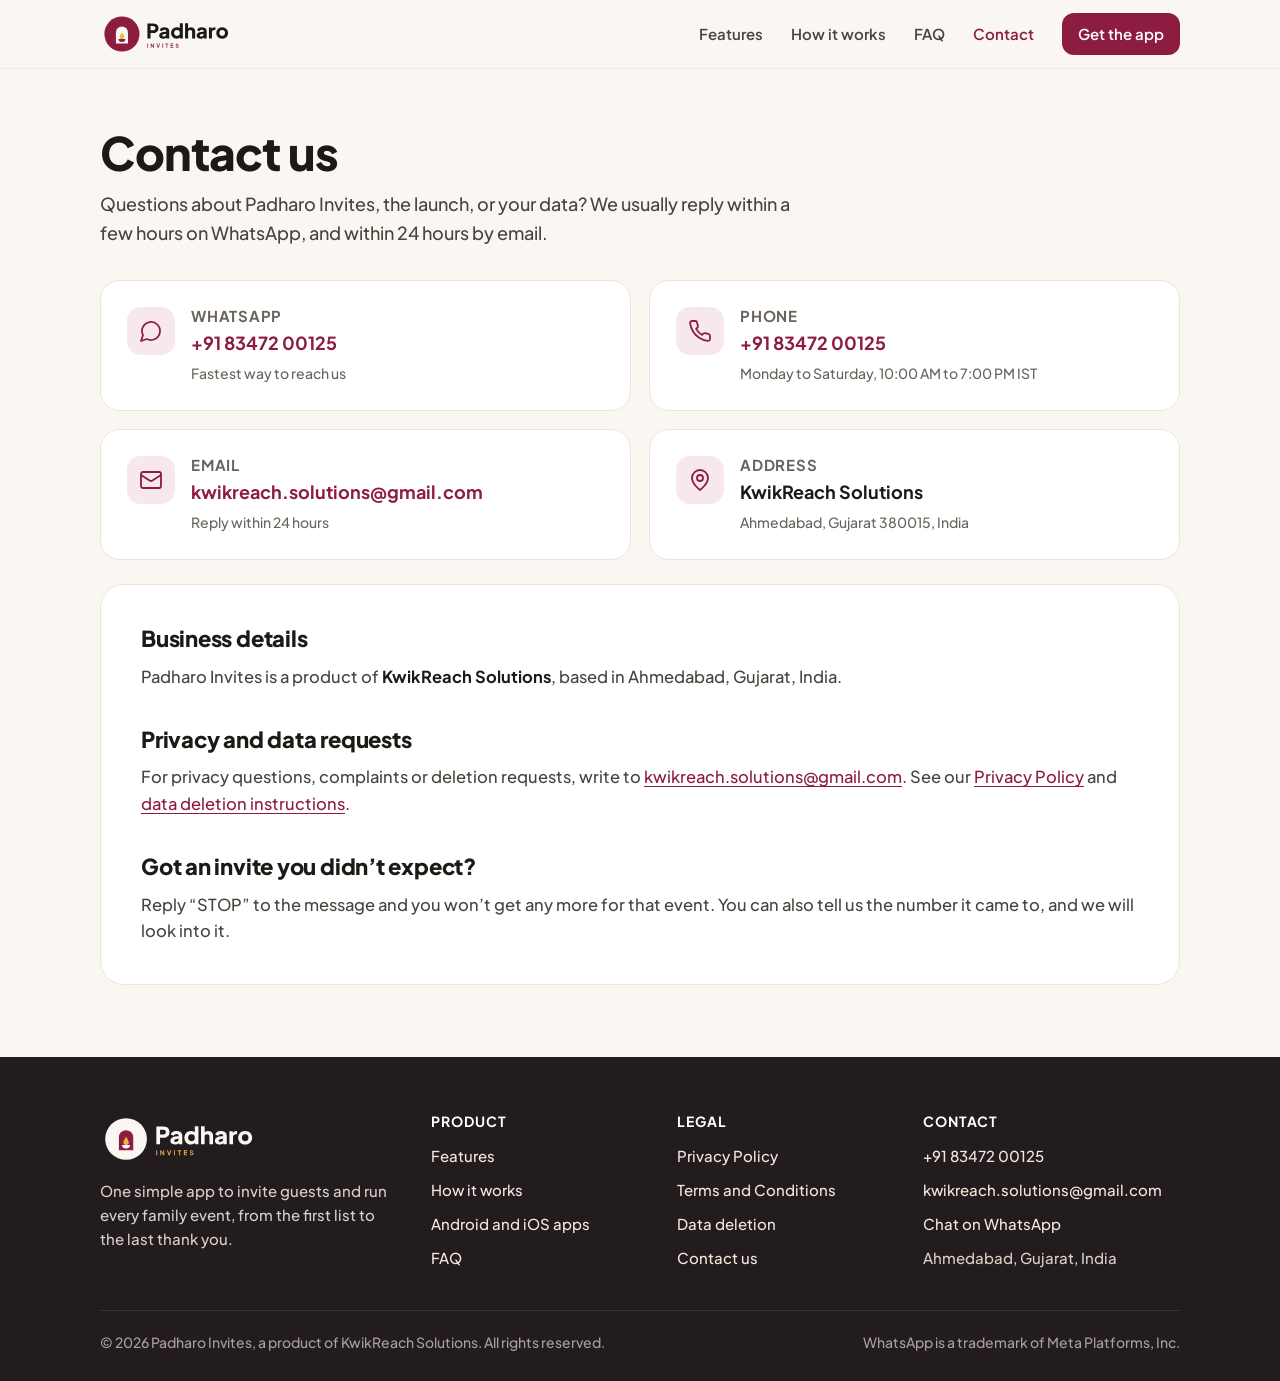
<file: contact/index.html>
<!doctype html>
<html lang="en-IN">
<head>
<meta charset="utf-8">
<meta name="viewport" content="width=device-width, initial-scale=1">
<title>Contact us | Padharo Invites</title>
<meta name="description" content="Contact Padharo Invites by WhatsApp, phone or email. Padharo Invites is a product of KwikReach Solutions, Ahmedabad, Gujarat, India.">
<link rel="canonical" href="https://padharoinvites.in/contact/">
<meta name="theme-color" content="#8C1D40">
<meta property="og:type" content="website">
<meta property="og:site_name" content="Padharo Invites">
<meta property="og:title" content="Contact us | Padharo Invites">
<meta property="og:description" content="Contact Padharo Invites by WhatsApp, phone or email. Padharo Invites is a product of KwikReach Solutions, Ahmedabad, Gujarat, India.">
<meta property="og:url" content="https://padharoinvites.in/contact/">
<meta property="og:image" content="https://padharoinvites.in/assets/padharo-invites-instagram-1080.png">
<link rel="icon" href="/assets/favicon-32.png" sizes="32x32" type="image/png">
<link rel="icon" href="/assets/favicon-192.png" sizes="192x192" type="image/png">
<link rel="apple-touch-icon" href="/assets/apple-touch-icon-180.png">
<link rel="preload" href="/assets/fonts/plus-jakarta-sans-latin.woff2" as="font" type="font/woff2" crossorigin>
<link rel="stylesheet" href="/assets/site.css">

</head>
<body>
<a class="skip" href="#main">Skip to content</a>
<header class="site-header">
  <div class="wrap">
    <a class="brand-link" href="/" aria-label="Padharo Invites home"><img src="/assets/lockup.svg" alt="Padharo Invites" width="133" height="44"></a>
    <button class="menu-btn" aria-label="Open menu" aria-expanded="false" aria-controls="nav"><svg width="22" height="22" viewBox="0 0 24 24" fill="none" stroke="currentColor" stroke-width="1.8" stroke-linecap="round" stroke-linejoin="round" aria-hidden="true"><line x1="4" x2="20" y1="12" y2="12"/><line x1="4" x2="20" y1="6" y2="6"/><line x1="4" x2="20" y1="18" y2="18"/></svg></button>
    <nav class="nav" id="nav" aria-label="Main"><a href="/#features">Features</a><a href="/#how">How it works</a><a href="/#faq">FAQ</a><a href="/contact/" aria-current="page">Contact</a><a class="btn btn-sm" href="/#apps">Get the app</a></nav>
  </div>
</header>
<main id="main">
<div class="wrap">
  <div class="page-head"><h1>Contact us</h1><p>Questions about Padharo Invites, the launch, or your data? We usually reply within a few hours on WhatsApp, and within 24 hours by email.</p></div>
  <div class="contact-grid">
    <div class="c-card"><span class="ic"><svg width="24" height="24" viewBox="0 0 24 24" fill="none" stroke="currentColor" stroke-width="1.8" stroke-linecap="round" stroke-linejoin="round" aria-hidden="true"><path d="M7.9 20A9 9 0 1 0 4 16.1L2 22Z"/></svg></span><div><h3>WhatsApp</h3><p><a href="https://wa.me/918347200125" rel="noopener">+91 83472 00125</a></p><small>Fastest way to reach us</small></div></div>
    <div class="c-card"><span class="ic"><svg width="24" height="24" viewBox="0 0 24 24" fill="none" stroke="currentColor" stroke-width="1.8" stroke-linecap="round" stroke-linejoin="round" aria-hidden="true"><path d="M22 16.92v3a2 2 0 0 1-2.18 2 19.79 19.79 0 0 1-8.63-3.07 19.5 19.5 0 0 1-6-6 19.79 19.79 0 0 1-3.07-8.67A2 2 0 0 1 4.11 2h3a2 2 0 0 1 2 1.72 12.84 12.84 0 0 0 .7 2.81 2 2 0 0 1-.45 2.11L8.09 9.91a16 16 0 0 0 6 6l1.27-1.27a2 2 0 0 1 2.11-.45 12.84 12.84 0 0 0 2.81.7A2 2 0 0 1 22 16.92z"/></svg></span><div><h3>Phone</h3><p><a href="tel:+918347200125">+91 83472 00125</a></p><small>Monday to Saturday, 10:00 AM to 7:00 PM IST</small></div></div>
    <div class="c-card"><span class="ic"><svg width="24" height="24" viewBox="0 0 24 24" fill="none" stroke="currentColor" stroke-width="1.8" stroke-linecap="round" stroke-linejoin="round" aria-hidden="true"><rect width="20" height="16" x="2" y="4" rx="2"/><path d="m22 7-8.97 5.7a1.94 1.94 0 0 1-2.06 0L2 7"/></svg></span><div><h3>Email</h3><p><a href="mailto:kwikreach.solutions@gmail.com">kwikreach.solutions@gmail.com</a></p><small>Reply within 24 hours</small></div></div>
    <div class="c-card"><span class="ic"><svg width="24" height="24" viewBox="0 0 24 24" fill="none" stroke="currentColor" stroke-width="1.8" stroke-linecap="round" stroke-linejoin="round" aria-hidden="true"><path d="M20 10c0 6-8 12-8 12s-8-6-8-12a8 8 0 0 1 16 0Z"/><circle cx="12" cy="10" r="3"/></svg></span><div><h3>Address</h3><p>KwikReach Solutions</p><small>Ahmedabad, Gujarat 380015, India</small></div></div>
  </div>
  <div class="prose" style="margin-top:24px">
    <h2>Business details</h2>
    <p>Padharo Invites is a product of <strong>KwikReach Solutions</strong>, based in Ahmedabad, Gujarat, India.</p>
    <h2>Privacy and data requests</h2>
    <p>For privacy questions, complaints or deletion requests, write to <a href="mailto:kwikreach.solutions@gmail.com">kwikreach.solutions@gmail.com</a>. See our <a href="/privacy-policy/">Privacy Policy</a> and <a href="/data-deletion/">data deletion instructions</a>.</p>
    <h2>Got an invite you didn’t expect?</h2>
    <p>Reply “STOP” to the message and you won’t get any more for that event. You can also tell us the number it came to, and we will look into it.</p>
  </div>
</div>
</main>
<footer class="site-footer">
  <div class="wrap">
    <div class="foot-grid">
      <div class="foot-brand">
        <img src="/assets/lockup-on-maroon.svg" alt="Padharo Invites" width="157" height="52">
        <p>One simple app to invite guests and run every family event, from the first list to the last thank you.</p>
      </div>
      <div>
        <h4>Product</h4>
        <ul>
          <li><a href="/#features">Features</a></li>
          <li><a href="/#how">How it works</a></li>
          <li><a href="/#apps">Android and iOS apps</a></li>
          <li><a href="/#faq">FAQ</a></li>
        </ul>
      </div>
      <div>
        <h4>Legal</h4>
        <ul>
          <li><a href="/privacy-policy/">Privacy Policy</a></li>
          <li><a href="/terms/">Terms and Conditions</a></li>
          <li><a href="/data-deletion/">Data deletion</a></li>
          <li><a href="/contact/">Contact us</a></li>
        </ul>
      </div>
      <div>
        <h4>Contact</h4>
        <ul>
          <li><a href="tel:+918347200125">+91 83472 00125</a></li>
          <li><a href="mailto:kwikreach.solutions@gmail.com">kwikreach.solutions@gmail.com</a></li>
          <li><a href="https://wa.me/918347200125" rel="noopener">Chat on WhatsApp</a></li>
          <li>Ahmedabad, Gujarat, India</li>
        </ul>
      </div>
    </div>
    <div class="foot-bottom">
      <span>&copy; 2026 Padharo Invites, a product of KwikReach Solutions. All rights reserved.</span>
      <span>WhatsApp is a trademark of Meta Platforms, Inc.</span>
    </div>
  </div>
</footer>
<script>
(function(){var b=document.querySelector('.menu-btn'),n=document.getElementById('nav');if(!b||!n)return;
b.addEventListener('click',function(){var o=n.classList.toggle('open');b.setAttribute('aria-expanded',o);b.setAttribute('aria-label',o?'Close menu':'Open menu');});
n.addEventListener('click',function(e){if(e.target.tagName==='A'){n.classList.remove('open');b.setAttribute('aria-expanded','false');}});})();
</script>
</body>
</html>
</file>
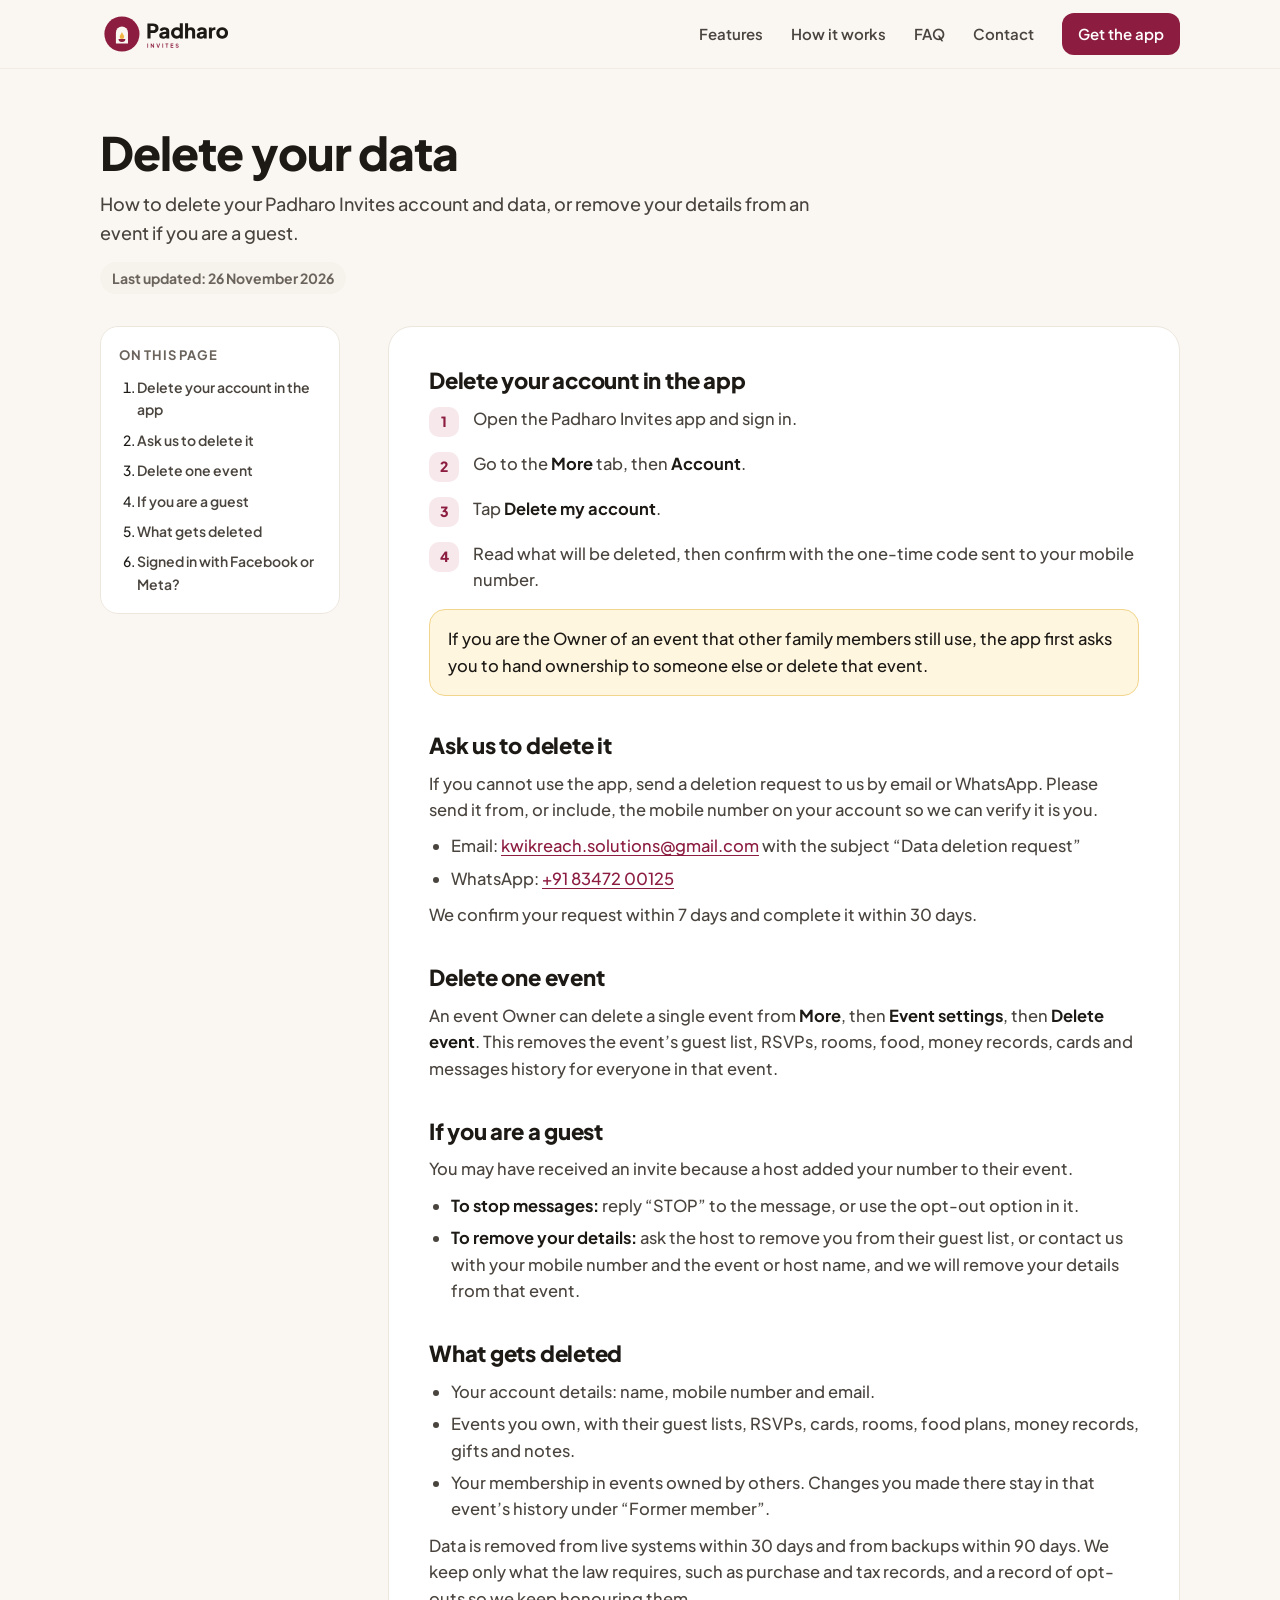
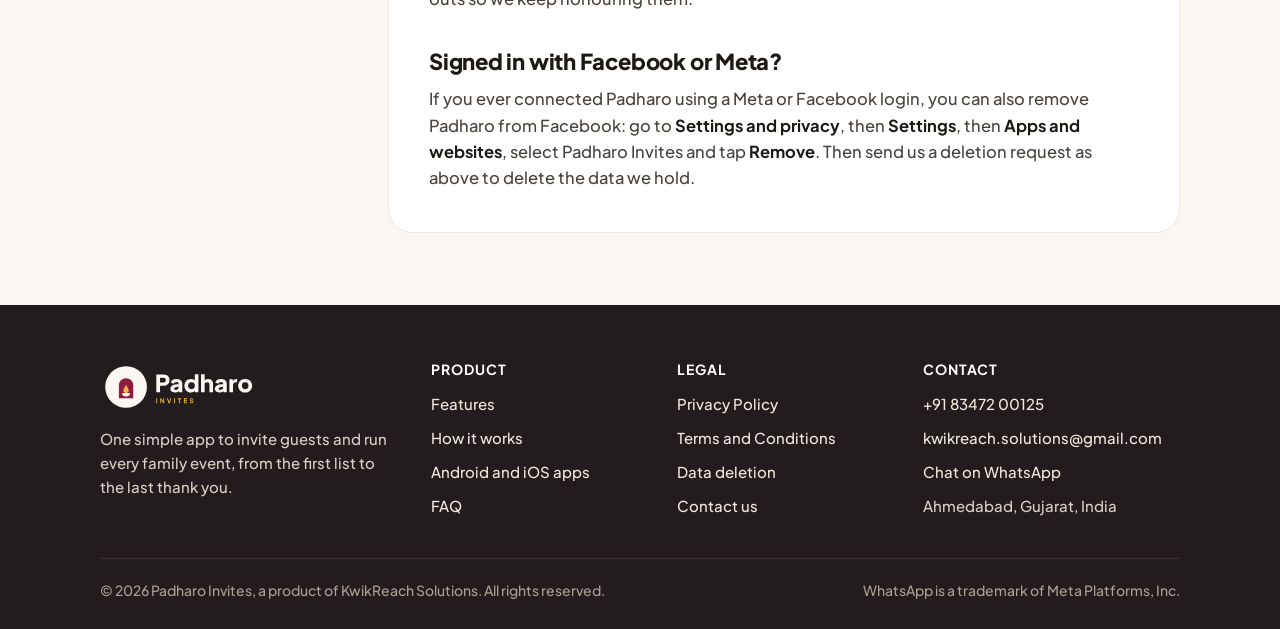
<file: data-deletion/index.html>
<!doctype html>
<html lang="en-IN">
<head>
<meta charset="utf-8">
<meta name="viewport" content="width=device-width, initial-scale=1">
<title>Data deletion | Padharo Invites</title>
<meta name="description" content="How to delete your Padharo Invites account and data, or remove your details from an event if you are a guest.">
<link rel="canonical" href="https://padharoinvites.in/data-deletion/">
<meta name="theme-color" content="#8C1D40">
<meta property="og:type" content="website">
<meta property="og:site_name" content="Padharo Invites">
<meta property="og:title" content="Data deletion | Padharo Invites">
<meta property="og:description" content="How to delete your Padharo Invites account and data, or remove your details from an event if you are a guest.">
<meta property="og:url" content="https://padharoinvites.in/data-deletion/">
<meta property="og:image" content="https://padharoinvites.in/assets/padharo-invites-instagram-1080.png">
<link rel="icon" href="/assets/favicon-32.png" sizes="32x32" type="image/png">
<link rel="icon" href="/assets/favicon-192.png" sizes="192x192" type="image/png">
<link rel="apple-touch-icon" href="/assets/apple-touch-icon-180.png">
<link rel="preload" href="/assets/fonts/plus-jakarta-sans-latin.woff2" as="font" type="font/woff2" crossorigin>
<link rel="stylesheet" href="/assets/site.css">

</head>
<body>
<a class="skip" href="#main">Skip to content</a>
<header class="site-header">
  <div class="wrap">
    <a class="brand-link" href="/" aria-label="Padharo Invites home"><img src="/assets/lockup.svg" alt="Padharo Invites" width="133" height="44"></a>
    <button class="menu-btn" aria-label="Open menu" aria-expanded="false" aria-controls="nav"><svg width="22" height="22" viewBox="0 0 24 24" fill="none" stroke="currentColor" stroke-width="1.8" stroke-linecap="round" stroke-linejoin="round" aria-hidden="true"><line x1="4" x2="20" y1="12" y2="12"/><line x1="4" x2="20" y1="6" y2="6"/><line x1="4" x2="20" y1="18" y2="18"/></svg></button>
    <nav class="nav" id="nav" aria-label="Main"><a href="/#features">Features</a><a href="/#how">How it works</a><a href="/#faq">FAQ</a><a href="/contact/">Contact</a><a class="btn btn-sm" href="/#apps">Get the app</a></nav>
  </div>
</header>
<main id="main">
<div class="wrap">
  <div class="page-head"><h1>Delete your data</h1><p>How to delete your Padharo Invites account and data, or remove your details from an event if you are a guest.</p><span class="updated">Last updated: 26 November 2026</span></div>
  <div class="doc"><aside class="toc" aria-label="On this page"><b>On this page</b><ol><li><a href="#app">Delete your account in the app</a></li><li><a href="#request">Ask us to delete it</a></li><li><a href="#event">Delete one event</a></li><li><a href="#guests">If you are a guest</a></li><li><a href="#what">What gets deleted</a></li><li><a href="#facebook">Signed in with Facebook or Meta?</a></li></ol></aside><article class="prose"><h2 id="app">Delete your account in the app</h2><ol class="steps-list">
<li><span>Open the Padharo Invites app and sign in.</span></li>
<li><span>Go to the <strong>More</strong> tab, then <strong>Account</strong>.</span></li>
<li><span>Tap <strong>Delete my account</strong>.</span></li>
<li><span>Read what will be deleted, then confirm with the one-time code sent to your mobile number.</span></li>
</ol>
<div class="callout"><p>If you are the Owner of an event that other family members still use, the app first asks you to hand ownership to someone else or delete that event.</p></div><h2 id="request">Ask us to delete it</h2><p>If you cannot use the app, send a deletion request to us by email or WhatsApp. Please send it from, or include, the mobile number on your account so we can verify it is you.</p>
<ul><li>Email: <a href="mailto:kwikreach.solutions@gmail.com?subject=Padharo%20Invites%20data%20deletion%20request">kwikreach.solutions@gmail.com</a> with the subject “Data deletion request”</li>
<li>WhatsApp: <a href="https://wa.me/918347200125?text=Data%20deletion%20request%20for%20Padharo%20Invites" rel="noopener">+91 83472 00125</a></li></ul>
<p>We confirm your request within 7 days and complete it within 30 days.</p><h2 id="event">Delete one event</h2><p>An event Owner can delete a single event from <strong>More</strong>, then <strong>Event settings</strong>, then <strong>Delete event</strong>. This removes the event’s guest list, RSVPs, rooms, food, money records, cards and messages history for everyone in that event.</p><h2 id="guests">If you are a guest</h2><p>You may have received an invite because a host added your number to their event.</p>
<ul><li><strong>To stop messages:</strong> reply “STOP” to the message, or use the opt-out option in it.</li>
<li><strong>To remove your details:</strong> ask the host to remove you from their guest list, or contact us with your mobile number and the event or host name, and we will remove your details from that event.</li></ul><h2 id="what">What gets deleted</h2><ul><li>Your account details: name, mobile number and email.</li>
<li>Events you own, with their guest lists, RSVPs, cards, rooms, food plans, money records, gifts and notes.</li>
<li>Your membership in events owned by others. Changes you made there stay in that event’s history under “Former member”.</li></ul>
<p>Data is removed from live systems within 30 days and from backups within 90 days. We keep only what the law requires, such as purchase and tax records, and a record of opt-outs so we keep honouring them.</p><h2 id="facebook">Signed in with Facebook or Meta?</h2><p>If you ever connected Padharo using a Meta or Facebook login, you can also remove Padharo from Facebook: go to <strong>Settings and privacy</strong>, then <strong>Settings</strong>, then <strong>Apps and websites</strong>, select Padharo Invites and tap <strong>Remove</strong>. Then send us a deletion request as above to delete the data we hold.</p></article></div>
</div>
</main>
<footer class="site-footer">
  <div class="wrap">
    <div class="foot-grid">
      <div class="foot-brand">
        <img src="/assets/lockup-on-maroon.svg" alt="Padharo Invites" width="157" height="52">
        <p>One simple app to invite guests and run every family event, from the first list to the last thank you.</p>
      </div>
      <div>
        <h4>Product</h4>
        <ul>
          <li><a href="/#features">Features</a></li>
          <li><a href="/#how">How it works</a></li>
          <li><a href="/#apps">Android and iOS apps</a></li>
          <li><a href="/#faq">FAQ</a></li>
        </ul>
      </div>
      <div>
        <h4>Legal</h4>
        <ul>
          <li><a href="/privacy-policy/">Privacy Policy</a></li>
          <li><a href="/terms/">Terms and Conditions</a></li>
          <li><a href="/data-deletion/">Data deletion</a></li>
          <li><a href="/contact/">Contact us</a></li>
        </ul>
      </div>
      <div>
        <h4>Contact</h4>
        <ul>
          <li><a href="tel:+918347200125">+91 83472 00125</a></li>
          <li><a href="mailto:kwikreach.solutions@gmail.com">kwikreach.solutions@gmail.com</a></li>
          <li><a href="https://wa.me/918347200125" rel="noopener">Chat on WhatsApp</a></li>
          <li>Ahmedabad, Gujarat, India</li>
        </ul>
      </div>
    </div>
    <div class="foot-bottom">
      <span>&copy; 2026 Padharo Invites, a product of KwikReach Solutions. All rights reserved.</span>
      <span>WhatsApp is a trademark of Meta Platforms, Inc.</span>
    </div>
  </div>
</footer>
<script>
(function(){var b=document.querySelector('.menu-btn'),n=document.getElementById('nav');if(!b||!n)return;
b.addEventListener('click',function(){var o=n.classList.toggle('open');b.setAttribute('aria-expanded',o);b.setAttribute('aria-label',o?'Close menu':'Open menu');});
n.addEventListener('click',function(e){if(e.target.tagName==='A'){n.classList.remove('open');b.setAttribute('aria-expanded','false');}});})();
</script>
</body>
</html>
</file>
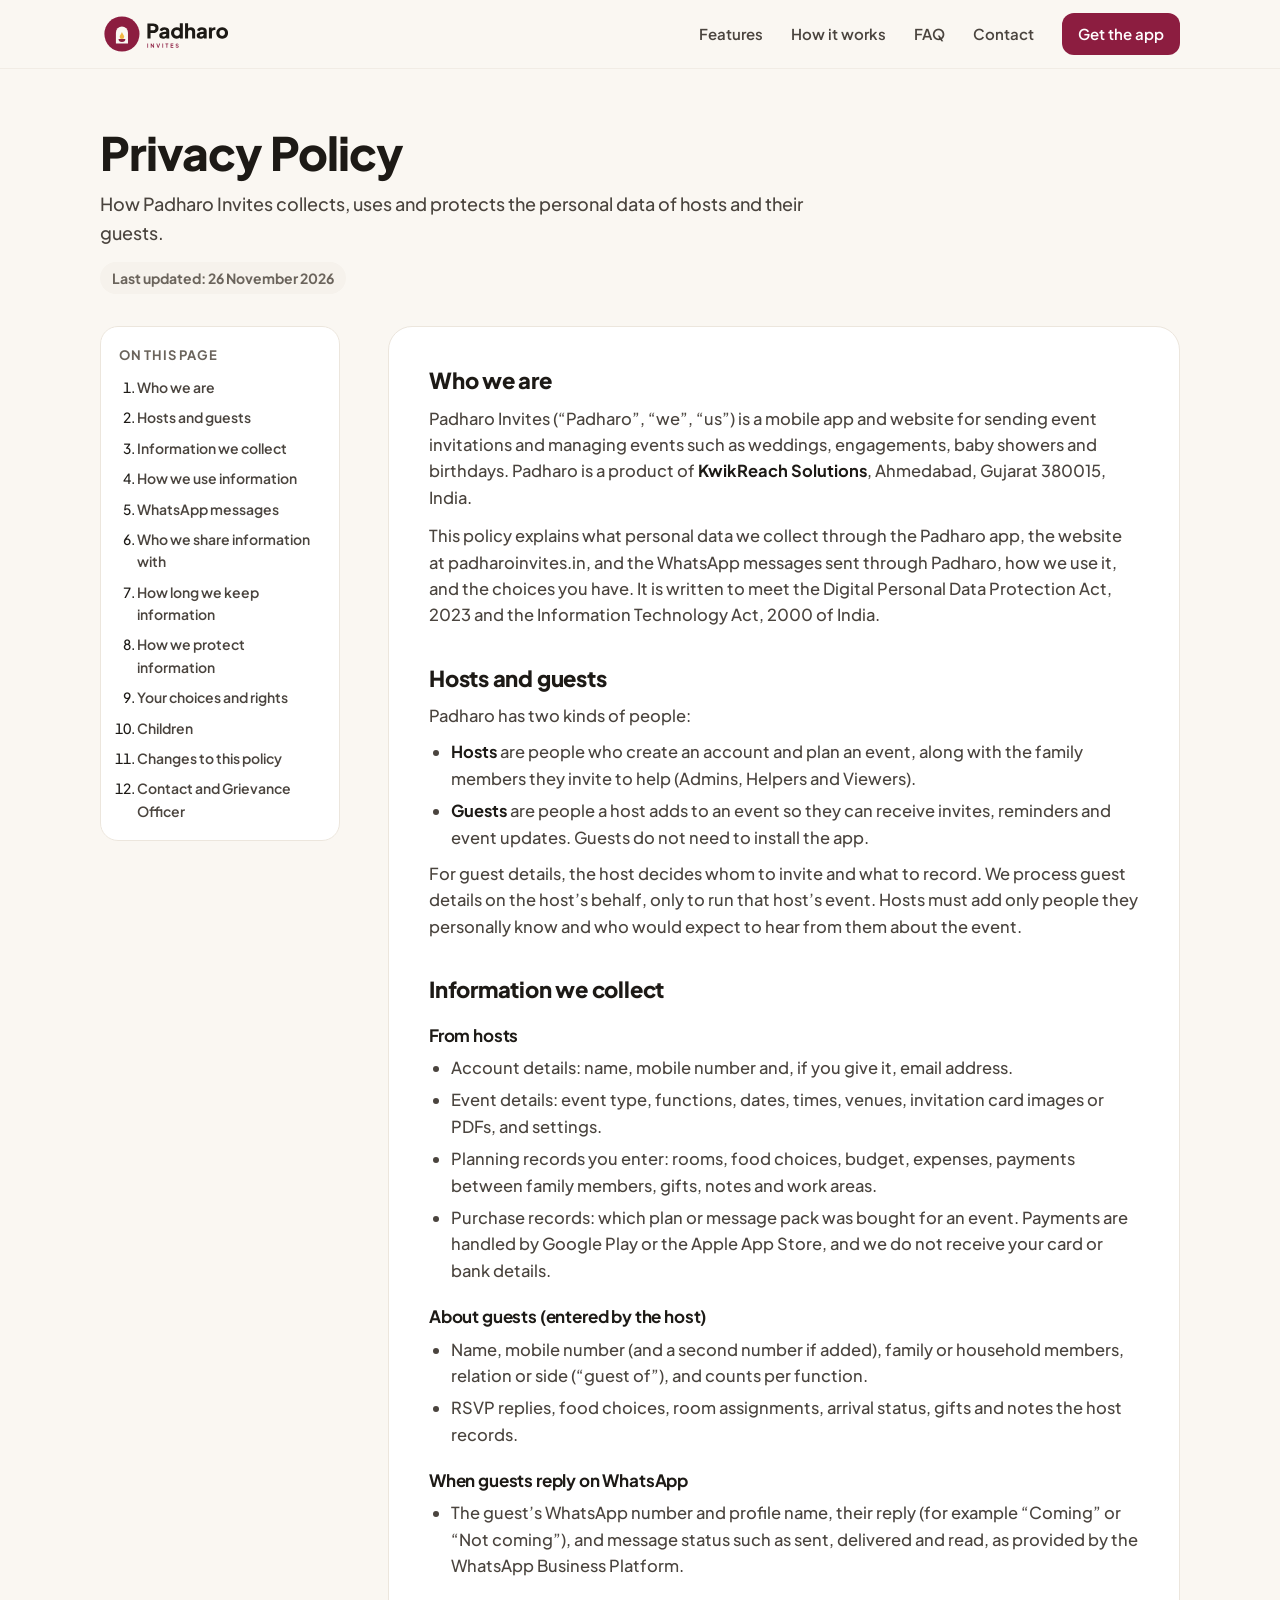
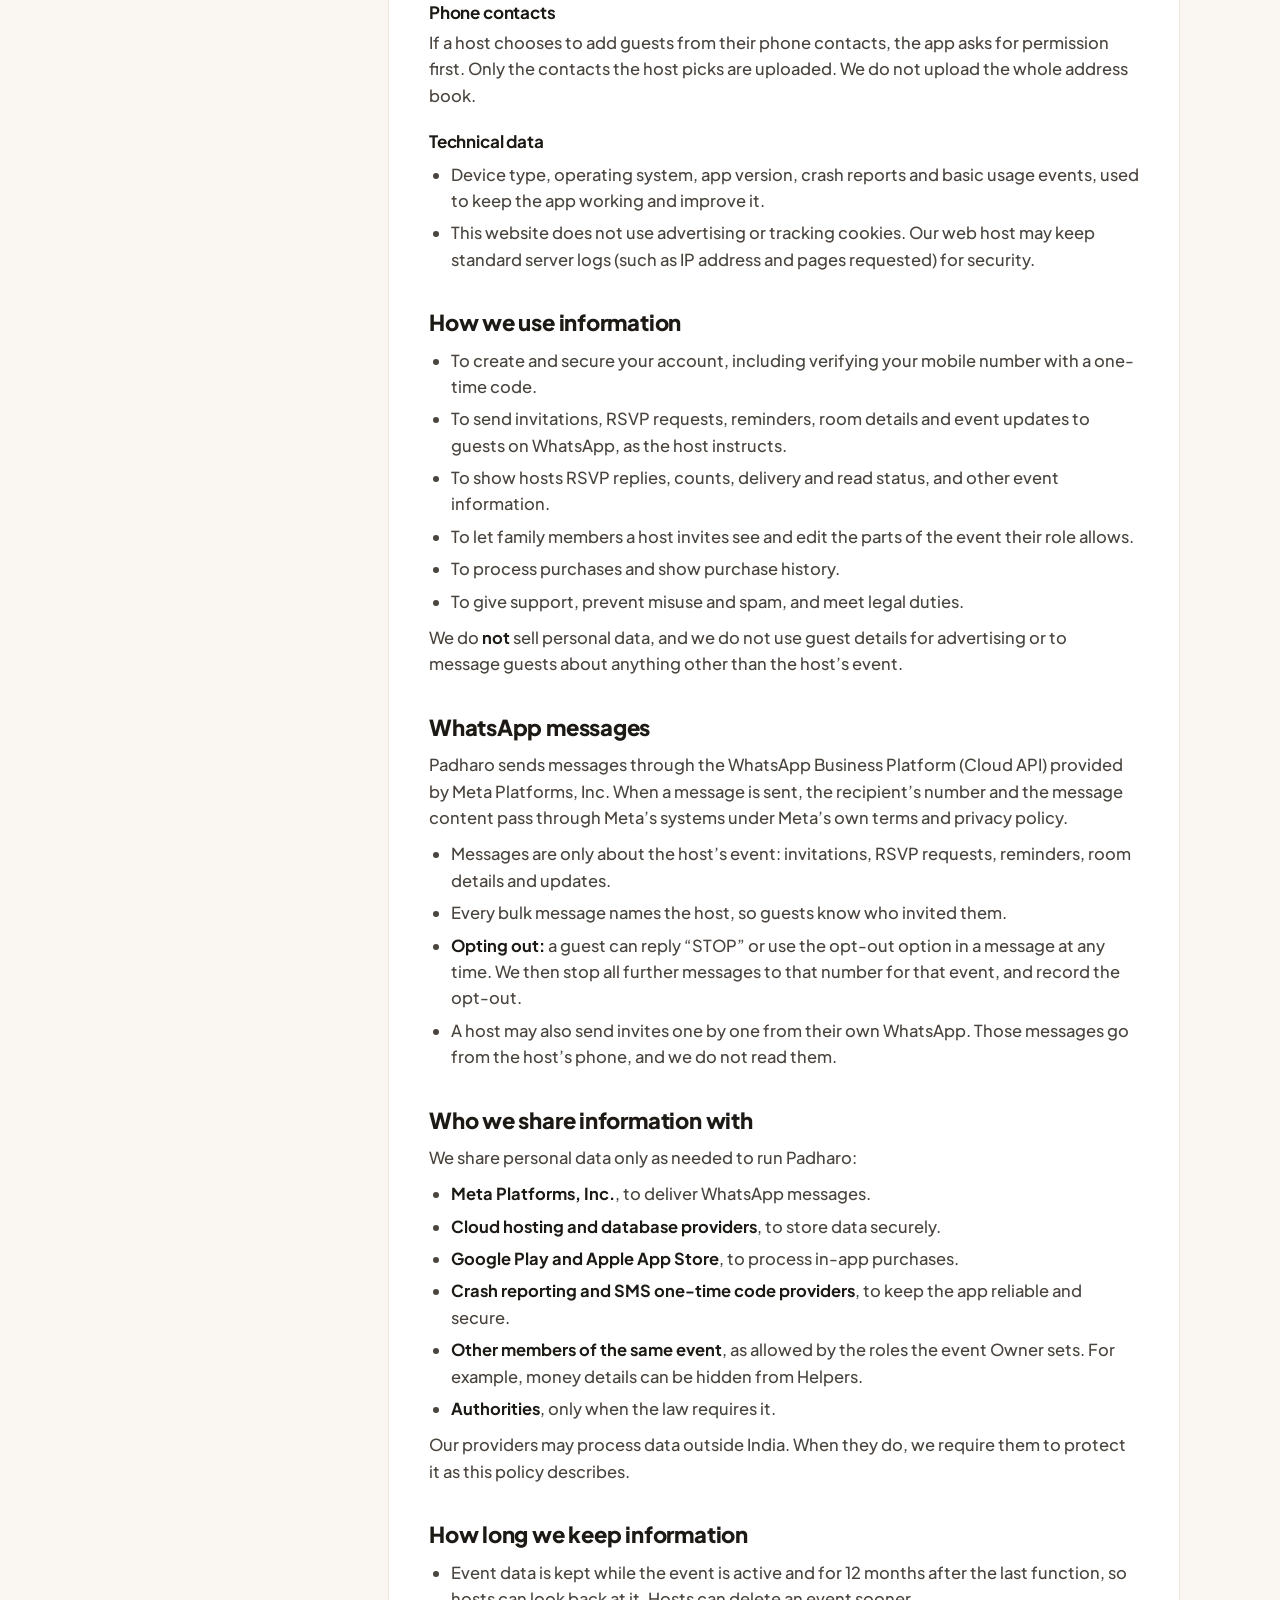
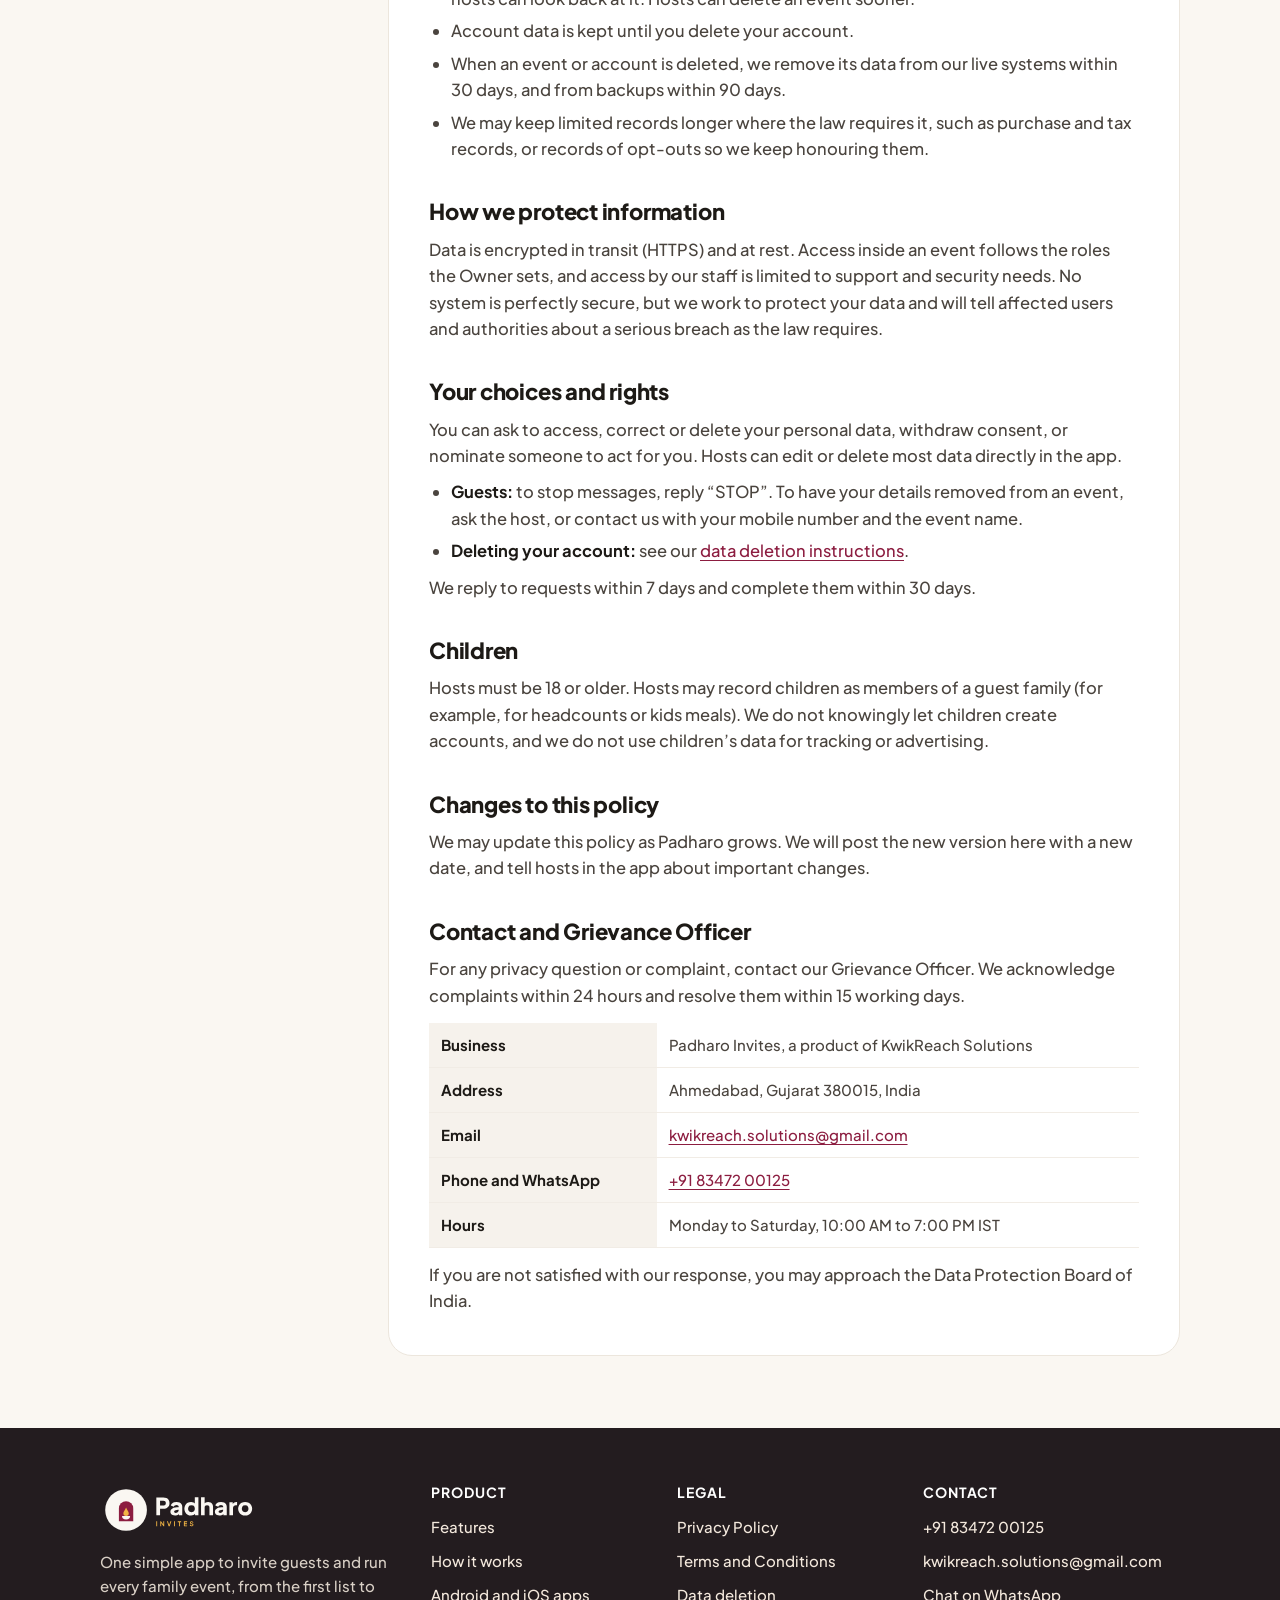
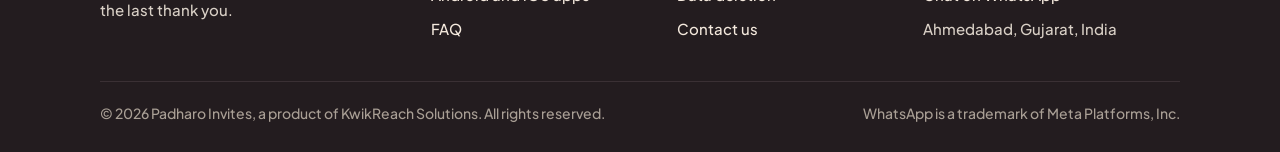
<file: privacy-policy/index.html>
<!doctype html>
<html lang="en-IN">
<head>
<meta charset="utf-8">
<meta name="viewport" content="width=device-width, initial-scale=1">
<title>Privacy Policy | Padharo Invites</title>
<meta name="description" content="How Padharo Invites collects, uses and protects the personal data of hosts and their guests.">
<link rel="canonical" href="https://padharoinvites.in/privacy-policy/">
<meta name="theme-color" content="#8C1D40">
<meta property="og:type" content="website">
<meta property="og:site_name" content="Padharo Invites">
<meta property="og:title" content="Privacy Policy | Padharo Invites">
<meta property="og:description" content="How Padharo Invites collects, uses and protects the personal data of hosts and their guests.">
<meta property="og:url" content="https://padharoinvites.in/privacy-policy/">
<meta property="og:image" content="https://padharoinvites.in/assets/padharo-invites-instagram-1080.png">
<link rel="icon" href="/assets/favicon-32.png" sizes="32x32" type="image/png">
<link rel="icon" href="/assets/favicon-192.png" sizes="192x192" type="image/png">
<link rel="apple-touch-icon" href="/assets/apple-touch-icon-180.png">
<link rel="preload" href="/assets/fonts/plus-jakarta-sans-latin.woff2" as="font" type="font/woff2" crossorigin>
<link rel="stylesheet" href="/assets/site.css">

</head>
<body>
<a class="skip" href="#main">Skip to content</a>
<header class="site-header">
  <div class="wrap">
    <a class="brand-link" href="/" aria-label="Padharo Invites home"><img src="/assets/lockup.svg" alt="Padharo Invites" width="133" height="44"></a>
    <button class="menu-btn" aria-label="Open menu" aria-expanded="false" aria-controls="nav"><svg width="22" height="22" viewBox="0 0 24 24" fill="none" stroke="currentColor" stroke-width="1.8" stroke-linecap="round" stroke-linejoin="round" aria-hidden="true"><line x1="4" x2="20" y1="12" y2="12"/><line x1="4" x2="20" y1="6" y2="6"/><line x1="4" x2="20" y1="18" y2="18"/></svg></button>
    <nav class="nav" id="nav" aria-label="Main"><a href="/#features">Features</a><a href="/#how">How it works</a><a href="/#faq">FAQ</a><a href="/contact/">Contact</a><a class="btn btn-sm" href="/#apps">Get the app</a></nav>
  </div>
</header>
<main id="main">
<div class="wrap">
  <div class="page-head"><h1>Privacy Policy</h1><p>How Padharo Invites collects, uses and protects the personal data of hosts and their guests.</p><span class="updated">Last updated: 26 November 2026</span></div>
  <div class="doc"><aside class="toc" aria-label="On this page"><b>On this page</b><ol><li><a href="#who">Who we are</a></li><li><a href="#roles">Hosts and guests</a></li><li><a href="#collect">Information we collect</a></li><li><a href="#use">How we use information</a></li><li><a href="#whatsapp">WhatsApp messages</a></li><li><a href="#share">Who we share information with</a></li><li><a href="#keep">How long we keep information</a></li><li><a href="#security">How we protect information</a></li><li><a href="#rights">Your choices and rights</a></li><li><a href="#children">Children</a></li><li><a href="#changes">Changes to this policy</a></li><li><a href="#grievance">Contact and Grievance Officer</a></li></ol></aside><article class="prose"><h2 id="who">Who we are</h2><p>Padharo Invites (“Padharo”, “we”, “us”) is a mobile app and website for sending event invitations and managing events such as weddings, engagements, baby showers and birthdays. Padharo is a product of <strong>KwikReach Solutions</strong>, Ahmedabad, Gujarat 380015, India.</p>
<p>This policy explains what personal data we collect through the Padharo app, the website at padharoinvites.in, and the WhatsApp messages sent through Padharo, how we use it, and the choices you have. It is written to meet the Digital Personal Data Protection Act, 2023 and the Information Technology Act, 2000 of India.</p><h2 id="roles">Hosts and guests</h2><p>Padharo has two kinds of people:</p>
<ul><li><strong>Hosts</strong> are people who create an account and plan an event, along with the family members they invite to help (Admins, Helpers and Viewers).</li>
<li><strong>Guests</strong> are people a host adds to an event so they can receive invites, reminders and event updates. Guests do not need to install the app.</li></ul>
<p>For guest details, the host decides whom to invite and what to record. We process guest details on the host’s behalf, only to run that host’s event. Hosts must add only people they personally know and who would expect to hear from them about the event.</p><h2 id="collect">Information we collect</h2><h3>From hosts</h3>
<ul><li>Account details: name, mobile number and, if you give it, email address.</li>
<li>Event details: event type, functions, dates, times, venues, invitation card images or PDFs, and settings.</li>
<li>Planning records you enter: rooms, food choices, budget, expenses, payments between family members, gifts, notes and work areas.</li>
<li>Purchase records: which plan or message pack was bought for an event. Payments are handled by Google Play or the Apple App Store, and we do not receive your card or bank details.</li></ul>
<h3>About guests (entered by the host)</h3>
<ul><li>Name, mobile number (and a second number if added), family or household members, relation or side (“guest of”), and counts per function.</li>
<li>RSVP replies, food choices, room assignments, arrival status, gifts and notes the host records.</li></ul>
<h3>When guests reply on WhatsApp</h3>
<ul><li>The guest’s WhatsApp number and profile name, their reply (for example “Coming” or “Not coming”), and message status such as sent, delivered and read, as provided by the WhatsApp Business Platform.</li></ul>
<h3>Phone contacts</h3>
<p>If a host chooses to add guests from their phone contacts, the app asks for permission first. Only the contacts the host picks are uploaded. We do not upload the whole address book.</p>
<h3>Technical data</h3>
<ul><li>Device type, operating system, app version, crash reports and basic usage events, used to keep the app working and improve it.</li>
<li>This website does not use advertising or tracking cookies. Our web host may keep standard server logs (such as IP address and pages requested) for security.</li></ul><h2 id="use">How we use information</h2><ul><li>To create and secure your account, including verifying your mobile number with a one-time code.</li>
<li>To send invitations, RSVP requests, reminders, room details and event updates to guests on WhatsApp, as the host instructs.</li>
<li>To show hosts RSVP replies, counts, delivery and read status, and other event information.</li>
<li>To let family members a host invites see and edit the parts of the event their role allows.</li>
<li>To process purchases and show purchase history.</li>
<li>To give support, prevent misuse and spam, and meet legal duties.</li></ul>
<p>We do <strong>not</strong> sell personal data, and we do not use guest details for advertising or to message guests about anything other than the host’s event.</p><h2 id="whatsapp">WhatsApp messages</h2><p>Padharo sends messages through the WhatsApp Business Platform (Cloud API) provided by Meta Platforms, Inc. When a message is sent, the recipient’s number and the message content pass through Meta’s systems under Meta’s own terms and privacy policy.</p>
<ul><li>Messages are only about the host’s event: invitations, RSVP requests, reminders, room details and updates.</li>
<li>Every bulk message names the host, so guests know who invited them.</li>
<li><strong>Opting out:</strong> a guest can reply “STOP” or use the opt-out option in a message at any time. We then stop all further messages to that number for that event, and record the opt-out.</li>
<li>A host may also send invites one by one from their own WhatsApp. Those messages go from the host’s phone, and we do not read them.</li></ul><h2 id="share">Who we share information with</h2><p>We share personal data only as needed to run Padharo:</p>
<ul><li><strong>Meta Platforms, Inc.</strong>, to deliver WhatsApp messages.</li>
<li><strong>Cloud hosting and database providers</strong>, to store data securely.</li>
<li><strong>Google Play and Apple App Store</strong>, to process in-app purchases.</li>
<li><strong>Crash reporting and SMS one-time code providers</strong>, to keep the app reliable and secure.</li>
<li><strong>Other members of the same event</strong>, as allowed by the roles the event Owner sets. For example, money details can be hidden from Helpers.</li>
<li><strong>Authorities</strong>, only when the law requires it.</li></ul>
<p>Our providers may process data outside India. When they do, we require them to protect it as this policy describes.</p><h2 id="keep">How long we keep information</h2><ul><li>Event data is kept while the event is active and for 12 months after the last function, so hosts can look back at it. Hosts can delete an event sooner.</li>
<li>Account data is kept until you delete your account.</li>
<li>When an event or account is deleted, we remove its data from our live systems within 30 days, and from backups within 90 days.</li>
<li>We may keep limited records longer where the law requires it, such as purchase and tax records, or records of opt-outs so we keep honouring them.</li></ul><h2 id="security">How we protect information</h2><p>Data is encrypted in transit (HTTPS) and at rest. Access inside an event follows the roles the Owner sets, and access by our staff is limited to support and security needs. No system is perfectly secure, but we work to protect your data and will tell affected users and authorities about a serious breach as the law requires.</p><h2 id="rights">Your choices and rights</h2><p>You can ask to access, correct or delete your personal data, withdraw consent, or nominate someone to act for you. Hosts can edit or delete most data directly in the app.</p>
<ul><li><strong>Guests:</strong> to stop messages, reply “STOP”. To have your details removed from an event, ask the host, or contact us with your mobile number and the event name.</li>
<li><strong>Deleting your account:</strong> see our <a href="/data-deletion/">data deletion instructions</a>.</li></ul>
<p>We reply to requests within 7 days and complete them within 30 days.</p><h2 id="children">Children</h2><p>Hosts must be 18 or older. Hosts may record children as members of a guest family (for example, for headcounts or kids meals). We do not knowingly let children create accounts, and we do not use children’s data for tracking or advertising.</p><h2 id="changes">Changes to this policy</h2><p>We may update this policy as Padharo grows. We will post the new version here with a new date, and tell hosts in the app about important changes.</p><h2 id="grievance">Contact and Grievance Officer</h2><p>For any privacy question or complaint, contact our Grievance Officer. We acknowledge complaints within 24 hours and resolve them within 15 working days.</p><div class="table-scroll"><table>
<tr><th>Business</th><td>Padharo Invites, a product of KwikReach Solutions</td></tr>
<tr><th>Address</th><td>Ahmedabad, Gujarat 380015, India</td></tr>
<tr><th>Email</th><td><a href="mailto:kwikreach.solutions@gmail.com">kwikreach.solutions@gmail.com</a></td></tr>
<tr><th>Phone and WhatsApp</th><td><a href="tel:+918347200125">+91 83472 00125</a></td></tr>
<tr><th>Hours</th><td>Monday to Saturday, 10:00 AM to 7:00 PM IST</td></tr>
</table></div>
<p>If you are not satisfied with our response, you may approach the Data Protection Board of India.</p></article></div>
</div>
</main>
<footer class="site-footer">
  <div class="wrap">
    <div class="foot-grid">
      <div class="foot-brand">
        <img src="/assets/lockup-on-maroon.svg" alt="Padharo Invites" width="157" height="52">
        <p>One simple app to invite guests and run every family event, from the first list to the last thank you.</p>
      </div>
      <div>
        <h4>Product</h4>
        <ul>
          <li><a href="/#features">Features</a></li>
          <li><a href="/#how">How it works</a></li>
          <li><a href="/#apps">Android and iOS apps</a></li>
          <li><a href="/#faq">FAQ</a></li>
        </ul>
      </div>
      <div>
        <h4>Legal</h4>
        <ul>
          <li><a href="/privacy-policy/">Privacy Policy</a></li>
          <li><a href="/terms/">Terms and Conditions</a></li>
          <li><a href="/data-deletion/">Data deletion</a></li>
          <li><a href="/contact/">Contact us</a></li>
        </ul>
      </div>
      <div>
        <h4>Contact</h4>
        <ul>
          <li><a href="tel:+918347200125">+91 83472 00125</a></li>
          <li><a href="mailto:kwikreach.solutions@gmail.com">kwikreach.solutions@gmail.com</a></li>
          <li><a href="https://wa.me/918347200125" rel="noopener">Chat on WhatsApp</a></li>
          <li>Ahmedabad, Gujarat, India</li>
        </ul>
      </div>
    </div>
    <div class="foot-bottom">
      <span>&copy; 2026 Padharo Invites, a product of KwikReach Solutions. All rights reserved.</span>
      <span>WhatsApp is a trademark of Meta Platforms, Inc.</span>
    </div>
  </div>
</footer>
<script>
(function(){var b=document.querySelector('.menu-btn'),n=document.getElementById('nav');if(!b||!n)return;
b.addEventListener('click',function(){var o=n.classList.toggle('open');b.setAttribute('aria-expanded',o);b.setAttribute('aria-label',o?'Close menu':'Open menu');});
n.addEventListener('click',function(e){if(e.target.tagName==='A'){n.classList.remove('open');b.setAttribute('aria-expanded','false');}});})();
</script>
</body>
</html>
</file>
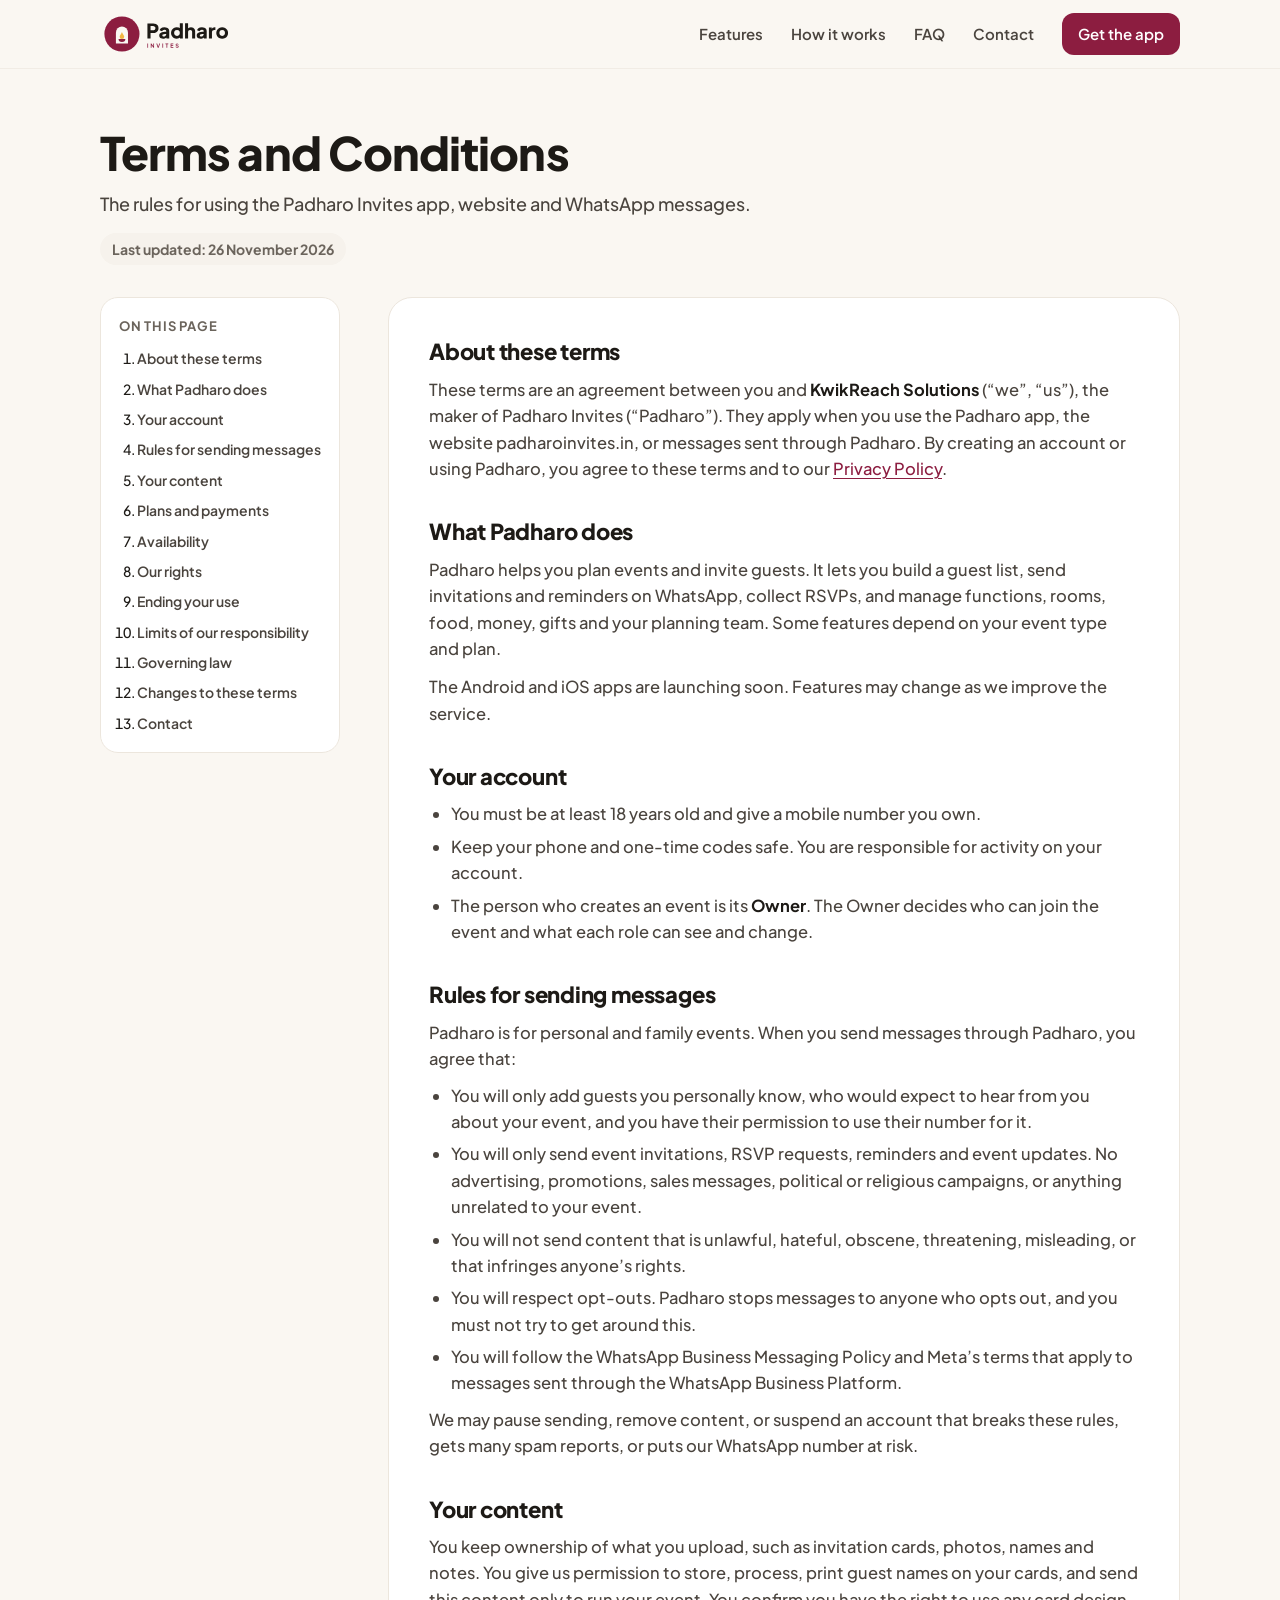
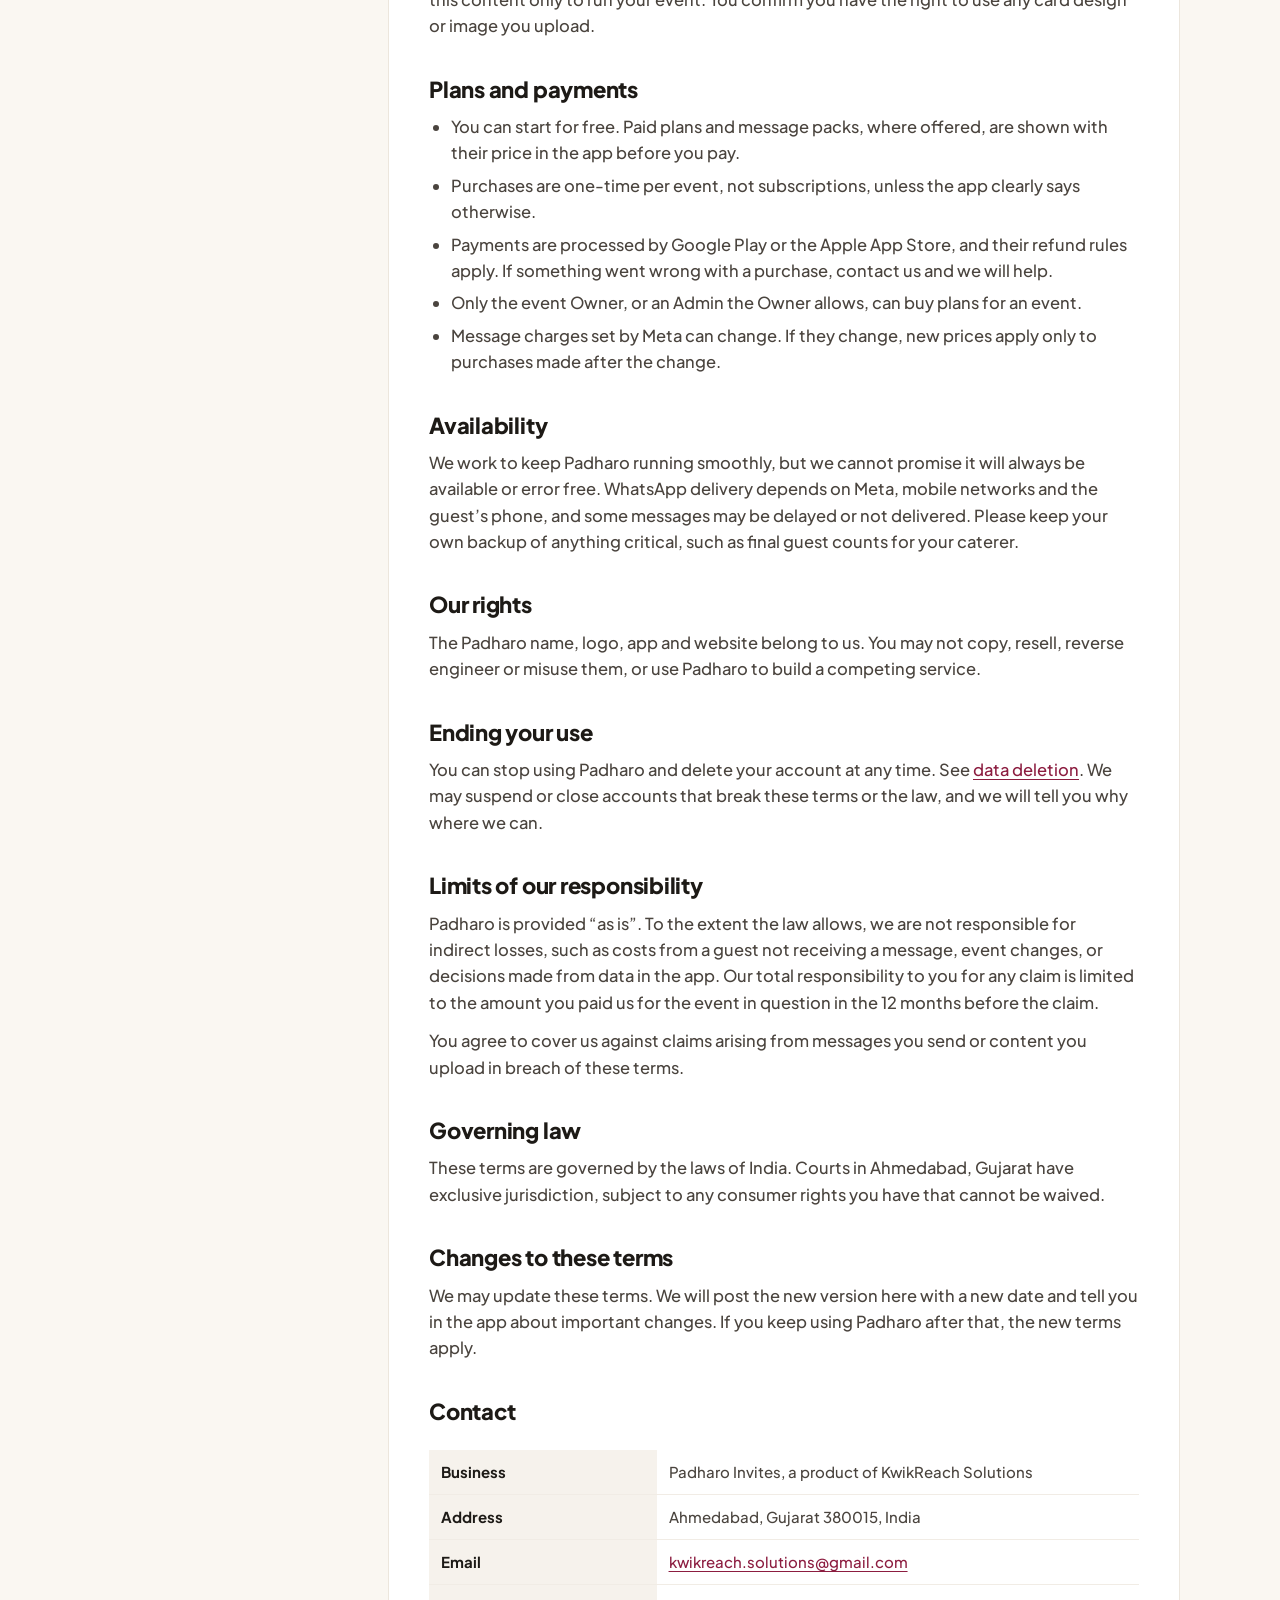
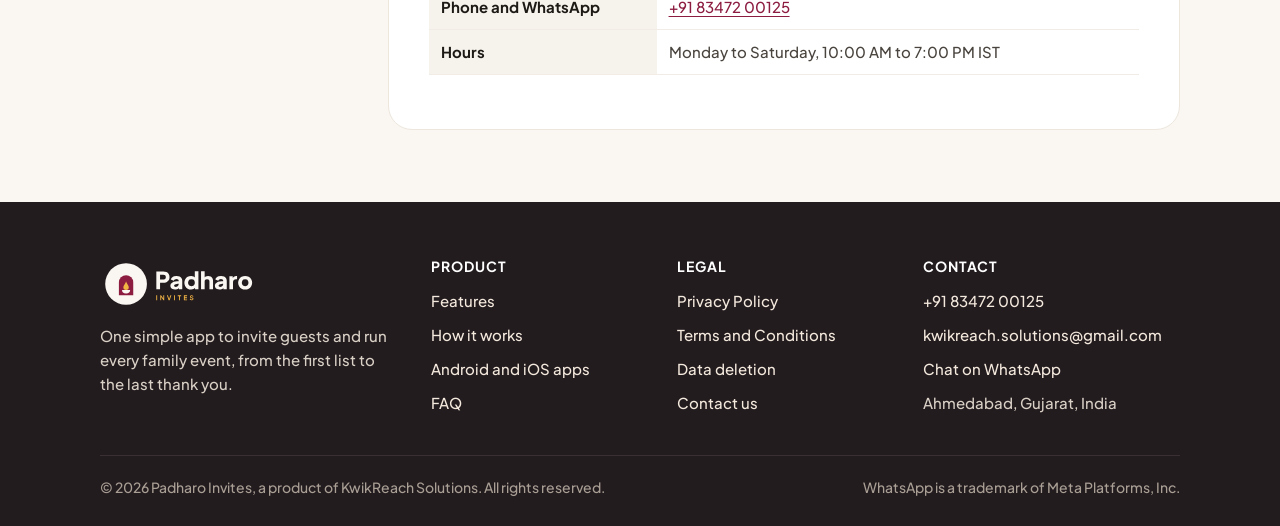
<file: terms/index.html>
<!doctype html>
<html lang="en-IN">
<head>
<meta charset="utf-8">
<meta name="viewport" content="width=device-width, initial-scale=1">
<title>Terms and Conditions | Padharo Invites</title>
<meta name="description" content="The rules for using the Padharo Invites app, website and WhatsApp messages.">
<link rel="canonical" href="https://padharoinvites.in/terms/">
<meta name="theme-color" content="#8C1D40">
<meta property="og:type" content="website">
<meta property="og:site_name" content="Padharo Invites">
<meta property="og:title" content="Terms and Conditions | Padharo Invites">
<meta property="og:description" content="The rules for using the Padharo Invites app, website and WhatsApp messages.">
<meta property="og:url" content="https://padharoinvites.in/terms/">
<meta property="og:image" content="https://padharoinvites.in/assets/padharo-invites-instagram-1080.png">
<link rel="icon" href="/assets/favicon-32.png" sizes="32x32" type="image/png">
<link rel="icon" href="/assets/favicon-192.png" sizes="192x192" type="image/png">
<link rel="apple-touch-icon" href="/assets/apple-touch-icon-180.png">
<link rel="preload" href="/assets/fonts/plus-jakarta-sans-latin.woff2" as="font" type="font/woff2" crossorigin>
<link rel="stylesheet" href="/assets/site.css">

</head>
<body>
<a class="skip" href="#main">Skip to content</a>
<header class="site-header">
  <div class="wrap">
    <a class="brand-link" href="/" aria-label="Padharo Invites home"><img src="/assets/lockup.svg" alt="Padharo Invites" width="133" height="44"></a>
    <button class="menu-btn" aria-label="Open menu" aria-expanded="false" aria-controls="nav"><svg width="22" height="22" viewBox="0 0 24 24" fill="none" stroke="currentColor" stroke-width="1.8" stroke-linecap="round" stroke-linejoin="round" aria-hidden="true"><line x1="4" x2="20" y1="12" y2="12"/><line x1="4" x2="20" y1="6" y2="6"/><line x1="4" x2="20" y1="18" y2="18"/></svg></button>
    <nav class="nav" id="nav" aria-label="Main"><a href="/#features">Features</a><a href="/#how">How it works</a><a href="/#faq">FAQ</a><a href="/contact/">Contact</a><a class="btn btn-sm" href="/#apps">Get the app</a></nav>
  </div>
</header>
<main id="main">
<div class="wrap">
  <div class="page-head"><h1>Terms and Conditions</h1><p>The rules for using the Padharo Invites app, website and WhatsApp messages.</p><span class="updated">Last updated: 26 November 2026</span></div>
  <div class="doc"><aside class="toc" aria-label="On this page"><b>On this page</b><ol><li><a href="#accept">About these terms</a></li><li><a href="#service">What Padharo does</a></li><li><a href="#account">Your account</a></li><li><a href="#messaging">Rules for sending messages</a></li><li><a href="#content">Your content</a></li><li><a href="#payments">Plans and payments</a></li><li><a href="#availability">Availability</a></li><li><a href="#ip">Our rights</a></li><li><a href="#ending">Ending your use</a></li><li><a href="#liability">Limits of our responsibility</a></li><li><a href="#law">Governing law</a></li><li><a href="#changes">Changes to these terms</a></li><li><a href="#contact">Contact</a></li></ol></aside><article class="prose"><h2 id="accept">About these terms</h2><p>These terms are an agreement between you and <strong>KwikReach Solutions</strong> (“we”, “us”), the maker of Padharo Invites (“Padharo”). They apply when you use the Padharo app, the website padharoinvites.in, or messages sent through Padharo. By creating an account or using Padharo, you agree to these terms and to our <a href="/privacy-policy/">Privacy Policy</a>.</p><h2 id="service">What Padharo does</h2><p>Padharo helps you plan events and invite guests. It lets you build a guest list, send invitations and reminders on WhatsApp, collect RSVPs, and manage functions, rooms, food, money, gifts and your planning team. Some features depend on your event type and plan.</p>
<p>The Android and iOS apps are launching soon. Features may change as we improve the service.</p><h2 id="account">Your account</h2><ul><li>You must be at least 18 years old and give a mobile number you own.</li>
<li>Keep your phone and one-time codes safe. You are responsible for activity on your account.</li>
<li>The person who creates an event is its <strong>Owner</strong>. The Owner decides who can join the event and what each role can see and change.</li></ul><h2 id="messaging">Rules for sending messages</h2><p>Padharo is for personal and family events. When you send messages through Padharo, you agree that:</p>
<ul><li>You will only add guests you personally know, who would expect to hear from you about your event, and you have their permission to use their number for it.</li>
<li>You will only send event invitations, RSVP requests, reminders and event updates. No advertising, promotions, sales messages, political or religious campaigns, or anything unrelated to your event.</li>
<li>You will not send content that is unlawful, hateful, obscene, threatening, misleading, or that infringes anyone’s rights.</li>
<li>You will respect opt-outs. Padharo stops messages to anyone who opts out, and you must not try to get around this.</li>
<li>You will follow the WhatsApp Business Messaging Policy and Meta’s terms that apply to messages sent through the WhatsApp Business Platform.</li></ul>
<p>We may pause sending, remove content, or suspend an account that breaks these rules, gets many spam reports, or puts our WhatsApp number at risk.</p><h2 id="content">Your content</h2><p>You keep ownership of what you upload, such as invitation cards, photos, names and notes. You give us permission to store, process, print guest names on your cards, and send this content only to run your event. You confirm you have the right to use any card design or image you upload.</p><h2 id="payments">Plans and payments</h2><ul><li>You can start for free. Paid plans and message packs, where offered, are shown with their price in the app before you pay.</li>
<li>Purchases are one-time per event, not subscriptions, unless the app clearly says otherwise.</li>
<li>Payments are processed by Google Play or the Apple App Store, and their refund rules apply. If something went wrong with a purchase, contact us and we will help.</li>
<li>Only the event Owner, or an Admin the Owner allows, can buy plans for an event.</li>
<li>Message charges set by Meta can change. If they change, new prices apply only to purchases made after the change.</li></ul><h2 id="availability">Availability</h2><p>We work to keep Padharo running smoothly, but we cannot promise it will always be available or error free. WhatsApp delivery depends on Meta, mobile networks and the guest’s phone, and some messages may be delayed or not delivered. Please keep your own backup of anything critical, such as final guest counts for your caterer.</p><h2 id="ip">Our rights</h2><p>The Padharo name, logo, app and website belong to us. You may not copy, resell, reverse engineer or misuse them, or use Padharo to build a competing service.</p><h2 id="ending">Ending your use</h2><p>You can stop using Padharo and delete your account at any time. See <a href="/data-deletion/">data deletion</a>. We may suspend or close accounts that break these terms or the law, and we will tell you why where we can.</p><h2 id="liability">Limits of our responsibility</h2><p>Padharo is provided “as is”. To the extent the law allows, we are not responsible for indirect losses, such as costs from a guest not receiving a message, event changes, or decisions made from data in the app. Our total responsibility to you for any claim is limited to the amount you paid us for the event in question in the 12 months before the claim.</p>
<p>You agree to cover us against claims arising from messages you send or content you upload in breach of these terms.</p><h2 id="law">Governing law</h2><p>These terms are governed by the laws of India. Courts in Ahmedabad, Gujarat have exclusive jurisdiction, subject to any consumer rights you have that cannot be waived.</p><h2 id="changes">Changes to these terms</h2><p>We may update these terms. We will post the new version here with a new date and tell you in the app about important changes. If you keep using Padharo after that, the new terms apply.</p><h2 id="contact">Contact</h2><div class="table-scroll"><table>
<tr><th>Business</th><td>Padharo Invites, a product of KwikReach Solutions</td></tr>
<tr><th>Address</th><td>Ahmedabad, Gujarat 380015, India</td></tr>
<tr><th>Email</th><td><a href="mailto:kwikreach.solutions@gmail.com">kwikreach.solutions@gmail.com</a></td></tr>
<tr><th>Phone and WhatsApp</th><td><a href="tel:+918347200125">+91 83472 00125</a></td></tr>
<tr><th>Hours</th><td>Monday to Saturday, 10:00 AM to 7:00 PM IST</td></tr>
</table></div></article></div>
</div>
</main>
<footer class="site-footer">
  <div class="wrap">
    <div class="foot-grid">
      <div class="foot-brand">
        <img src="/assets/lockup-on-maroon.svg" alt="Padharo Invites" width="157" height="52">
        <p>One simple app to invite guests and run every family event, from the first list to the last thank you.</p>
      </div>
      <div>
        <h4>Product</h4>
        <ul>
          <li><a href="/#features">Features</a></li>
          <li><a href="/#how">How it works</a></li>
          <li><a href="/#apps">Android and iOS apps</a></li>
          <li><a href="/#faq">FAQ</a></li>
        </ul>
      </div>
      <div>
        <h4>Legal</h4>
        <ul>
          <li><a href="/privacy-policy/">Privacy Policy</a></li>
          <li><a href="/terms/">Terms and Conditions</a></li>
          <li><a href="/data-deletion/">Data deletion</a></li>
          <li><a href="/contact/">Contact us</a></li>
        </ul>
      </div>
      <div>
        <h4>Contact</h4>
        <ul>
          <li><a href="tel:+918347200125">+91 83472 00125</a></li>
          <li><a href="mailto:kwikreach.solutions@gmail.com">kwikreach.solutions@gmail.com</a></li>
          <li><a href="https://wa.me/918347200125" rel="noopener">Chat on WhatsApp</a></li>
          <li>Ahmedabad, Gujarat, India</li>
        </ul>
      </div>
    </div>
    <div class="foot-bottom">
      <span>&copy; 2026 Padharo Invites, a product of KwikReach Solutions. All rights reserved.</span>
      <span>WhatsApp is a trademark of Meta Platforms, Inc.</span>
    </div>
  </div>
</footer>
<script>
(function(){var b=document.querySelector('.menu-btn'),n=document.getElementById('nav');if(!b||!n)return;
b.addEventListener('click',function(){var o=n.classList.toggle('open');b.setAttribute('aria-expanded',o);b.setAttribute('aria-label',o?'Close menu':'Open menu');});
n.addEventListener('click',function(e){if(e.target.tagName==='A'){n.classList.remove('open');b.setAttribute('aria-expanded','false');}});})();
</script>
</body>
</html>
</file>
<file: assets/site.css>
@font-face {
  font-family: "Plus Jakarta Sans";
  src: url("fonts/plus-jakarta-sans-latin.woff2") format("woff2");
  font-weight: 200 800;
  font-display: swap;
}

:root {
  --page: #FAF7F2;
  --card: #FFFFFF;
  --sunken: #F6F2EC;
  --track: #EFE9E1;
  --line-card: #ECE6DD;
  --line-control: #DDD5CA;
  --line-divider: #F1ECE5;
  --ink: #1D1A16;
  --ink-2: #4A443E;
  --ink-muted: #6B645C;
  --brand: #8C1D40;
  --brand-pressed: #6E1632;
  --brand-tint: #F7E8EC;
  --on-brand-muted: #F4D9E0;
  --marigold: #F2B544;
  --marigold-tint: #FDF3E1;
  --marigold-ink: #6B4A00;
  --success: #1F7A4D;
  --success-ink: #1A6340;
  --success-tint: #E5F3EB;
  --note: #FFF6E0;
  --note-line: #F2D58C;
  --shadow: 0 1px 2px rgba(29, 26, 22, .04), 0 8px 24px rgba(29, 26, 22, .06);
  --shadow-lg: 0 2px 6px rgba(29, 26, 22, .06), 0 24px 60px rgba(110, 22, 50, .16);
  --font: "Plus Jakarta Sans", system-ui, -apple-system, "Segoe UI", Roboto, sans-serif;
  --max: 1120px;
}

* { box-sizing: border-box; }
html { -webkit-text-size-adjust: 100%; scroll-behavior: smooth; }
body {
  margin: 0;
  background: var(--page);
  color: var(--ink);
  font-family: var(--font);
  font-weight: 500;
  font-size: 17px;
  line-height: 1.6;
  -webkit-font-smoothing: antialiased;
}
img, svg { display: block; max-width: 100%; }
a { color: var(--brand); text-underline-offset: 3px; }
a:hover { color: var(--brand-pressed); }
h1, h2, h3, h4 { margin: 0; line-height: 1.2; letter-spacing: -0.01em; }
p { margin: 0; }
:focus-visible { outline: 3px solid var(--marigold); outline-offset: 2px; border-radius: 6px; }

.wrap { max-width: var(--max); margin: 0 auto; padding: 0 20px; }
.skip { position: absolute; left: -9999px; }
.skip:focus { left: 16px; top: 12px; z-index: 99; background: var(--card); padding: 8px 14px; border-radius: 10px; }

/* Header */
.site-header {
  position: sticky; top: 0; z-index: 20;
  background: rgba(250, 247, 242, .92);
  backdrop-filter: saturate(1.4) blur(10px);
  -webkit-backdrop-filter: saturate(1.4) blur(10px);
  border-bottom: 1px solid var(--line-divider);
}
.site-header .wrap { display: flex; align-items: center; justify-content: space-between; height: 68px; gap: 16px; }
.brand-link { display: flex; align-items: center; }
.brand-link img { height: 44px; width: auto; }
.nav { display: flex; align-items: center; gap: 28px; }
.nav a { color: var(--ink-2); text-decoration: none; font-weight: 600; font-size: 15px; }
.nav a:hover, .nav a[aria-current="page"] { color: var(--brand); }
.nav .btn { color: #fff; }
.menu-btn { display: none; background: none; border: 1px solid var(--line-control); border-radius: 12px; width: 44px; height: 44px; color: var(--ink); cursor: pointer; }
.menu-btn svg { margin: auto; }

@media (max-width: 860px) {
  .menu-btn { display: grid; place-items: center; }
  .nav {
    display: none; position: absolute; top: 68px; left: 0; right: 0;
    flex-direction: column; align-items: stretch; gap: 0;
    background: var(--page); border-bottom: 1px solid var(--line-card);
    padding: 8px 20px 20px; box-shadow: var(--shadow);
  }
  .nav.open { display: flex; }
  .nav a { padding: 14px 4px; border-bottom: 1px solid var(--line-divider); font-size: 16px; }
  .nav .btn { margin-top: 14px; border-bottom: 0; justify-content: center; }
}

/* Buttons */
.btn {
  display: inline-flex; align-items: center; gap: 10px;
  min-height: 52px; padding: 0 22px; border-radius: 14px;
  background: var(--brand); color: #fff; text-decoration: none;
  font-weight: 700; font-size: 16px; border: 0; cursor: pointer;
  transition: background .15s, transform .15s;
}
.btn:hover { background: var(--brand-pressed); color: #fff; }
.btn:active { transform: translateY(1px); }
.btn-sm { min-height: 42px; padding: 0 16px; border-radius: 12px; font-size: 15px; }
.btn-ghost { background: var(--card); color: var(--ink); border: 1px solid var(--line-control); }
.btn-ghost:hover { background: var(--sunken); color: var(--ink); }
.btn-wa { background: var(--success-tint); color: var(--success-ink); }
.btn-wa:hover { background: #d6ecdf; color: var(--success-ink); }

/* Hero */
.hero { padding: 64px 0 72px; overflow: hidden; }
.hero .wrap { display: grid; grid-template-columns: 1.05fr .95fr; gap: 56px; align-items: center; }
.eyebrow {
  display: inline-flex; align-items: center; gap: 8px;
  background: var(--marigold-tint); color: var(--marigold-ink);
  font-size: 13px; font-weight: 700; letter-spacing: .04em; text-transform: uppercase;
  padding: 6px 12px; border-radius: 999px;
}
.eyebrow .dot { width: 8px; height: 8px; border-radius: 50%; background: var(--marigold); }
.hero h1 { font-size: clamp(36px, 5.4vw, 58px); font-weight: 800; margin: 18px 0 18px; letter-spacing: -0.025em; }
.hero h1 em { font-style: normal; color: var(--brand); }
.hero .lead { font-size: 19px; color: var(--ink-2); max-width: 34em; }
.hero-actions { display: flex; flex-wrap: wrap; gap: 12px; margin-top: 30px; }
.store-row { display: flex; flex-wrap: wrap; gap: 12px; margin-top: 28px; }
.store {
  display: inline-flex; align-items: center; gap: 12px;
  background: var(--card); border: 1px solid var(--line-card); border-radius: 14px;
  padding: 10px 16px 10px 12px; box-shadow: var(--shadow);
}
.store svg { color: var(--ink); flex: none; }
.store small { display: block; font-size: 12px; color: var(--ink-muted); font-weight: 600; line-height: 1.2; }
.store b { display: block; font-size: 15px; line-height: 1.3; }
.soon { font-size: 11px; font-weight: 800; letter-spacing: .05em; text-transform: uppercase; background: var(--marigold); color: var(--ink); padding: 3px 8px; border-radius: 6px; margin-left: 4px; }

/* Phone */
.phone-stage { position: relative; display: flex; justify-content: center; padding: 40px 0; }
.phone-stage::before {
  content: ""; position: absolute; inset: 6% -10% -4% 8%;
  background: radial-gradient(closest-side, rgba(242, 181, 68, .35), transparent 70%),
              radial-gradient(closest-side at 70% 70%, rgba(140, 29, 64, .18), transparent 70%);
  z-index: 0;
}
.phone {
  position: relative; z-index: 1; width: 320px; max-width: 100%;
  background: var(--page); border-radius: 44px; padding: 14px;
  border: 10px solid #231C1F; box-shadow: var(--shadow-lg);
}
.phone .notch { width: 96px; height: 24px; background: #231C1F; border-radius: 0 0 14px 14px; margin: -14px auto 10px; }
.p-top { display: flex; justify-content: space-between; align-items: center; padding: 0 4px 12px; }
.p-top .t { font-size: 12px; color: var(--ink-muted); font-weight: 600; }
.p-top .n { font-size: 17px; font-weight: 800; }
.p-avatar { width: 34px; height: 34px; border-radius: 50%; background: var(--brand-tint); color: var(--brand); display: grid; place-items: center; font-weight: 800; font-size: 13px; }
.p-hero { background: var(--brand); color: #fff; border-radius: 22px; padding: 16px; }
.p-hero .pill { display: inline-block; background: var(--marigold); color: var(--ink); font-size: 11px; font-weight: 800; padding: 3px 9px; border-radius: 999px; }
.p-hero h4 { font-size: 18px; margin: 10px 0 2px; }
.p-hero p { color: var(--on-brand-muted); font-size: 12px; }
.p-stats { display: grid; grid-template-columns: repeat(3, 1fr); gap: 8px; margin-top: 14px; }
.p-stats div { background: rgba(255, 255, 255, .12); border-radius: 12px; padding: 8px; }
.p-stats b { display: block; font-size: 17px; }
.p-stats span { font-size: 10.5px; color: var(--on-brand-muted); }
.p-next { margin-top: 10px; background: var(--marigold-tint); border-radius: 16px; padding: 12px; display: flex; gap: 10px; align-items: center; }
.p-next .ic { width: 34px; height: 34px; border-radius: 10px; background: var(--marigold); display: grid; place-items: center; flex: none; }
.p-next b { font-size: 13px; display: block; line-height: 1.3; }
.p-next span { font-size: 11.5px; color: var(--ink-2); }
.p-list { margin-top: 10px; background: var(--card); border: 1px solid var(--line-card); border-radius: 18px; }
.p-row { display: flex; align-items: center; gap: 10px; padding: 10px 12px; border-bottom: 1px solid var(--line-divider); }
.p-row:last-child { border-bottom: 0; }
.p-row .av { width: 30px; height: 30px; border-radius: 50%; background: var(--sunken); display: grid; place-items: center; font-size: 11px; font-weight: 800; color: var(--ink-2); flex: none; }
.p-row .nm { flex: 1; font-size: 12.5px; font-weight: 700; line-height: 1.25; }
.p-row .nm small { display: block; font-weight: 500; color: var(--ink-muted); font-size: 11px; }
.tag { font-size: 10.5px; font-weight: 800; padding: 3px 8px; border-radius: 8px; }
.tag-yes { background: var(--success-tint); color: var(--success-ink); }
.tag-read { background: var(--brand-tint); color: var(--brand); }
.tag-wait { background: var(--marigold-tint); color: var(--marigold-ink); }
.p-tabs { display: flex; justify-content: space-around; margin-top: 12px; padding-top: 10px; border-top: 1px solid var(--line-card); }
.p-tabs span { font-size: 10px; font-weight: 700; color: var(--ink-muted); display: flex; flex-direction: column; align-items: center; gap: 3px; }
.p-tabs span.on { color: var(--brand); }
.p-tabs i { width: 22px; height: 6px; border-radius: 3px; background: var(--track); }
.p-tabs span.on i { background: var(--brand); }
.float-card {
  position: absolute; z-index: 2; background: var(--card); border: 1px solid var(--line-card);
  border-radius: 16px; box-shadow: var(--shadow-lg); padding: 10px 14px; display: flex; gap: 10px; align-items: center;
  font-size: 13px; font-weight: 700;
}
.float-card small { display: block; font-weight: 500; color: var(--ink-muted); font-size: 12px; }
.float-card .ic { width: 32px; height: 32px; border-radius: 10px; display: grid; place-items: center; flex: none; }
.fc-1 { left: 0; top: 0; }
.fc-2 { right: 0; bottom: 0; }

@media (max-width: 920px) {
  .hero { padding: 40px 0 56px; }
  .hero .wrap { grid-template-columns: 1fr; gap: 48px; }
  .fc-1 { left: 0; }
  .fc-2 { right: 0; }
}
@media (max-width: 420px) {
  .float-card { display: none; }
}

/* Sections */
section { padding: 72px 0; }
.section-head { max-width: 680px; margin-bottom: 40px; }
.section-head.center { margin-left: auto; margin-right: auto; text-align: center; }
.kicker { color: var(--brand); font-weight: 800; font-size: 14px; letter-spacing: .06em; text-transform: uppercase; }
.section-head h2 { font-size: clamp(28px, 3.6vw, 40px); font-weight: 800; margin: 10px 0 12px; letter-spacing: -0.02em; }
.section-head p { color: var(--ink-2); font-size: 18px; }
.band { background: var(--card); border-top: 1px solid var(--line-card); border-bottom: 1px solid var(--line-card); }

/* Event types */
.types { display: flex; flex-wrap: wrap; gap: 12px; justify-content: center; }
.type {
  display: flex; align-items: center; gap: 10px; background: var(--card); border: 1px solid var(--line-card);
  border-radius: 999px; padding: 10px 18px 10px 10px; font-weight: 700; box-shadow: var(--shadow);
}
.type .ic { width: 36px; height: 36px; border-radius: 50%; background: var(--brand-tint); color: var(--brand); display: grid; place-items: center; }

/* Steps */
.steps { display: grid; grid-template-columns: repeat(3, 1fr); gap: 20px; counter-reset: step; }
.step { background: var(--page); border: 1px solid var(--line-card); border-radius: 20px; padding: 28px; }
.step .num { width: 40px; height: 40px; border-radius: 12px; background: var(--brand); color: #fff; display: grid; place-items: center; font-weight: 800; margin-bottom: 18px; }
.step h3 { font-size: 20px; margin-bottom: 8px; }
.step p { color: var(--ink-2); font-size: 16px; }
@media (max-width: 820px) { .steps { grid-template-columns: 1fr; } }

/* Feature spotlight */
.spot { display: grid; grid-template-columns: 1fr 1fr; gap: 56px; align-items: center; }
.spot + .spot { margin-top: 80px; }
.spot.flip .spot-media { order: -1; }
.spot h3 { font-size: clamp(24px, 3vw, 32px); font-weight: 800; margin: 10px 0 14px; letter-spacing: -0.015em; }
.spot > div > p { color: var(--ink-2); font-size: 17px; }
.ticks { list-style: none; padding: 0; margin: 22px 0 0; display: grid; gap: 12px; }
.ticks li { display: flex; gap: 12px; align-items: flex-start; font-size: 16px; }
.ticks li svg { flex: none; margin-top: 3px; color: var(--success); }
.spot-media { background: var(--card); border: 1px solid var(--line-card); border-radius: 24px; padding: 22px; box-shadow: var(--shadow); }
@media (max-width: 860px) {
  .spot { grid-template-columns: 1fr; gap: 28px; }
  .spot.flip .spot-media { order: 0; }
  .spot + .spot { margin-top: 64px; }
}

/* mini UI blocks inside spot-media */
.wa-bubble { background: #E7F7DD; border-radius: 4px 18px 18px 18px; padding: 10px; max-width: 300px; box-shadow: 0 1px 1px rgba(0,0,0,.06); }
.wa-card { border-radius: 12px; overflow: hidden; background: linear-gradient(160deg, #8C1D40, #5d1129); color: #fff; padding: 22px 16px; text-align: center; }
.wa-card .ornament { color: var(--marigold); font-size: 12px; letter-spacing: .3em; font-weight: 800; }
.wa-card h5 { margin: 8px 0 4px; font-size: 20px; }
.wa-card p { font-size: 12px; color: var(--on-brand-muted); }
.wa-card .guest { display: inline-block; margin-top: 10px; background: rgba(242, 181, 68, .2); border: 1px dashed var(--marigold); color: #fff; font-weight: 700; font-size: 13px; padding: 4px 10px; border-radius: 8px; }
.wa-text { font-size: 13.5px; padding: 10px 4px 4px; line-height: 1.45; }
.wa-meta { font-size: 11px; color: #667; text-align: right; padding: 0 4px; }
.wa-btns { display: grid; gap: 1px; margin-top: 6px; }
.wa-btns span { background: #fff; text-align: center; color: #0a7cff; font-weight: 700; font-size: 13.5px; padding: 9px; }
.wa-btns span:first-child { border-radius: 10px 10px 0 0; }
.wa-btns span:last-child { border-radius: 0 0 10px 10px; }
.wa-wall { background: #EFE7DE; border-radius: 18px; padding: 18px; display: flex; justify-content: flex-start; }

.mini-head { display: flex; justify-content: space-between; align-items: baseline; margin-bottom: 14px; }
.mini-head b { font-size: 16px; }
.mini-head span { font-size: 13px; color: var(--ink-muted); font-weight: 600; }
.bar { height: 10px; background: var(--track); border-radius: 5px; overflow: hidden; display: flex; }
.bar i { display: block; height: 100%; }
.legend { display: flex; flex-wrap: wrap; gap: 14px; margin-top: 10px; font-size: 13px; color: var(--ink-2); font-weight: 600; }
.legend span::before { content: ""; display: inline-block; width: 10px; height: 10px; border-radius: 3px; margin-right: 6px; background: var(--c); vertical-align: -1px; }
.fn-row { display: flex; justify-content: space-between; align-items: center; padding: 12px 0; border-bottom: 1px solid var(--line-divider); font-size: 15px; }
.fn-row:last-child { border-bottom: 0; }
.fn-row b { font-weight: 700; }
.fn-row small { display: block; color: var(--ink-muted); font-size: 13px; }
.chip { display: inline-block; background: var(--sunken); border-radius: 10px; padding: 4px 10px; font-size: 13px; font-weight: 700; color: var(--ink-2); }
.chip-brand { background: var(--brand-tint); color: var(--brand); }
.chip-ok { background: var(--success-tint); color: var(--success-ink); }
.chip-wait { background: var(--marigold-tint); color: var(--marigold-ink); }
.room-grid { display: grid; grid-template-columns: repeat(2, 1fr); gap: 10px; }
.room { border: 1px solid var(--line-card); border-radius: 14px; padding: 12px; background: var(--page); }
.room b { display: block; font-size: 15px; }
.room span { font-size: 13px; color: var(--ink-muted); }
.note-box { background: var(--note); border: 1px solid var(--note-line); border-radius: 14px; padding: 12px 14px; font-size: 14px; color: var(--ink-2); margin-top: 14px; }
.note-box b { color: #7A5A10; }

/* Feature grid */
.grid { display: grid; grid-template-columns: repeat(3, 1fr); gap: 18px; }
.feat { background: var(--card); border: 1px solid var(--line-card); border-radius: 20px; padding: 24px; }
.feat .ic { width: 44px; height: 44px; border-radius: 12px; background: var(--brand-tint); color: var(--brand); display: grid; place-items: center; margin-bottom: 16px; }
.feat h3 { font-size: 18px; margin-bottom: 6px; }
.feat p { color: var(--ink-2); font-size: 15.5px; }
@media (max-width: 960px) { .grid { grid-template-columns: repeat(2, 1fr); } }
@media (max-width: 620px) { .grid { grid-template-columns: 1fr; } }

/* Trust */
.trust { display: grid; grid-template-columns: repeat(3, 1fr); gap: 18px; }
.trust div { padding: 24px; border-radius: 20px; background: var(--page); border: 1px solid var(--line-card); }
.trust h3 { font-size: 18px; margin: 12px 0 6px; }
.trust p { color: var(--ink-2); font-size: 15.5px; }
.trust svg { color: var(--success); }
@media (max-width: 820px) { .trust { grid-template-columns: 1fr; } }

/* FAQ */
.faq { max-width: 780px; margin: 0 auto; display: grid; gap: 12px; }
.faq details { background: var(--card); border: 1px solid var(--line-card); border-radius: 18px; padding: 0 22px; }
.faq summary { cursor: pointer; list-style: none; padding: 20px 0; font-weight: 700; font-size: 17px; display: flex; justify-content: space-between; gap: 16px; }
.faq summary::-webkit-details-marker { display: none; }
.faq summary::after { content: "+"; font-size: 24px; line-height: 1; color: var(--brand); font-weight: 600; }
.faq details[open] summary::after { content: "–"; }
.faq details p { padding: 0 0 20px; color: var(--ink-2); font-size: 16px; }

/* CTA */
.cta { background: var(--brand); color: #fff; border-radius: 28px; padding: 56px 40px; text-align: center; position: relative; overflow: hidden; }
.cta::after { content: ""; position: absolute; width: 360px; height: 360px; border-radius: 50%; background: radial-gradient(closest-side, rgba(242, 181, 68, .35), transparent); right: -120px; top: -140px; }
.cta h2 { font-size: clamp(28px, 3.6vw, 40px); font-weight: 800; position: relative; }
.cta p { color: var(--on-brand-muted); font-size: 18px; margin: 12px auto 28px; max-width: 34em; position: relative; }
.cta .row { display: flex; gap: 12px; justify-content: center; flex-wrap: wrap; position: relative; }
.cta .btn { background: var(--marigold); color: var(--ink); }
.cta .btn:hover { background: #e9a62c; color: var(--ink); }
.cta .btn-line { background: transparent; color: #fff; border: 1px solid rgba(255, 255, 255, .4); }
.cta .btn-line:hover { background: rgba(255, 255, 255, .1); color: #fff; }
@media (max-width: 560px) { .cta { padding: 44px 22px; border-radius: 22px; } }

/* Footer */
.site-footer { background: #231C1F; color: #D9D0C6; padding: 56px 0 28px; margin-top: 72px; font-size: 15px; }
.site-footer a { color: #F4E9DD; text-decoration: none; }
.site-footer a:hover { color: var(--marigold); }
.foot-grid { display: grid; grid-template-columns: 1.4fr 1fr 1fr 1.2fr; gap: 32px; }
.foot-grid h4 { color: #fff; font-size: 14px; letter-spacing: .06em; text-transform: uppercase; margin-bottom: 14px; }
.foot-grid ul { list-style: none; padding: 0; margin: 0; display: grid; gap: 10px; }
.foot-brand img { height: 52px; width: auto; margin-bottom: 14px; }
.foot-brand p { max-width: 24em; }
.foot-bottom { border-top: 1px solid #3A3034; margin-top: 40px; padding-top: 20px; display: flex; justify-content: space-between; flex-wrap: wrap; gap: 10px; font-size: 14px; color: #A99F95; }
@media (max-width: 860px) { .foot-grid { grid-template-columns: 1fr 1fr; } .foot-brand { grid-column: 1 / -1; } }
@media (max-width: 480px) { .foot-grid { grid-template-columns: 1fr; } }

/* Legal / content pages */
.page-head { padding: 56px 0 32px; }
.page-head h1 { font-size: clamp(32px, 4.4vw, 46px); font-weight: 800; letter-spacing: -0.02em; }
.page-head p { color: var(--ink-2); margin-top: 10px; font-size: 18px; max-width: 40em; }
.updated { display: inline-block; margin-top: 14px; font-size: 14px; font-weight: 700; color: var(--ink-muted); background: var(--sunken); padding: 5px 12px; border-radius: 999px; }
.doc { display: grid; grid-template-columns: 240px 1fr; gap: 48px; align-items: start; }
.toc { position: sticky; top: 92px; background: var(--card); border: 1px solid var(--line-card); border-radius: 18px; padding: 18px; font-size: 14px; }
.toc b { display: block; margin-bottom: 10px; font-size: 13px; color: var(--ink-muted); text-transform: uppercase; letter-spacing: .06em; }
.toc ol { margin: 0; padding-left: 18px; display: grid; gap: 8px; }
.toc a { color: var(--ink-2); text-decoration: none; font-weight: 600; }
.toc a:hover { color: var(--brand); }
.prose { background: var(--card); border: 1px solid var(--line-card); border-radius: 24px; padding: 40px; min-width: 0; }
.prose h2 { font-size: 22px; font-weight: 800; margin: 36px 0 12px; scroll-margin-top: 92px; }
.prose h2:first-child { margin-top: 0; }
.prose h3 { font-size: 17px; font-weight: 700; margin: 22px 0 8px; }
.prose p, .prose li { color: var(--ink-2); font-size: 16.5px; }
.prose p + p { margin-top: 12px; }
.prose ul, .prose ol { padding-left: 22px; margin: 10px 0; display: grid; gap: 6px; }
.prose strong { color: var(--ink); }
.prose table { width: 100%; border-collapse: collapse; margin: 14px 0; font-size: 15px; }
.prose th, .prose td { text-align: left; padding: 10px 12px; border-bottom: 1px solid var(--line-divider); vertical-align: top; color: var(--ink-2); }
.prose th { color: var(--ink); background: var(--sunken); font-weight: 700; }
.table-scroll { overflow-x: auto; }
.callout { background: var(--note); border: 1px solid var(--note-line); border-radius: 16px; padding: 16px 18px; margin: 16px 0; }
.callout p { color: var(--ink); }
@media (max-width: 900px) {
  .doc { grid-template-columns: 1fr; gap: 20px; }
  .toc { position: static; }
  .prose { padding: 26px 20px; border-radius: 20px; }
}

/* Contact */
.contact-grid { display: grid; grid-template-columns: repeat(2, 1fr); gap: 18px; }
.c-card { background: var(--card); border: 1px solid var(--line-card); border-radius: 20px; padding: 26px; display: flex; gap: 16px; align-items: flex-start; }
.c-card .ic { width: 48px; height: 48px; border-radius: 14px; background: var(--brand-tint); color: var(--brand); display: grid; place-items: center; flex: none; }
.c-card h3 { font-size: 15px; color: var(--ink-muted); font-weight: 700; text-transform: uppercase; letter-spacing: .05em; margin-bottom: 4px; }
.c-card p { font-size: 18px; font-weight: 700; word-break: break-word; }
.c-card p a { text-decoration: none; }
.c-card small { display: block; color: var(--ink-muted); font-size: 14px; font-weight: 500; margin-top: 4px; }
@media (max-width: 720px) { .contact-grid { grid-template-columns: 1fr; } }

.steps-list { counter-reset: s; list-style: none; padding: 0 !important; display: grid; gap: 14px !important; }
.steps-list li { counter-increment: s; display: flex; gap: 14px; align-items: flex-start; }
.steps-list li::before { content: counter(s); flex: none; width: 30px; height: 30px; border-radius: 10px; background: var(--brand-tint); color: var(--brand); font-weight: 800; display: grid; place-items: center; font-size: 14px; margin-top: 1px; }

@media (prefers-reduced-motion: reduce) { html { scroll-behavior: auto; } .btn { transition: none; } }
</file>
